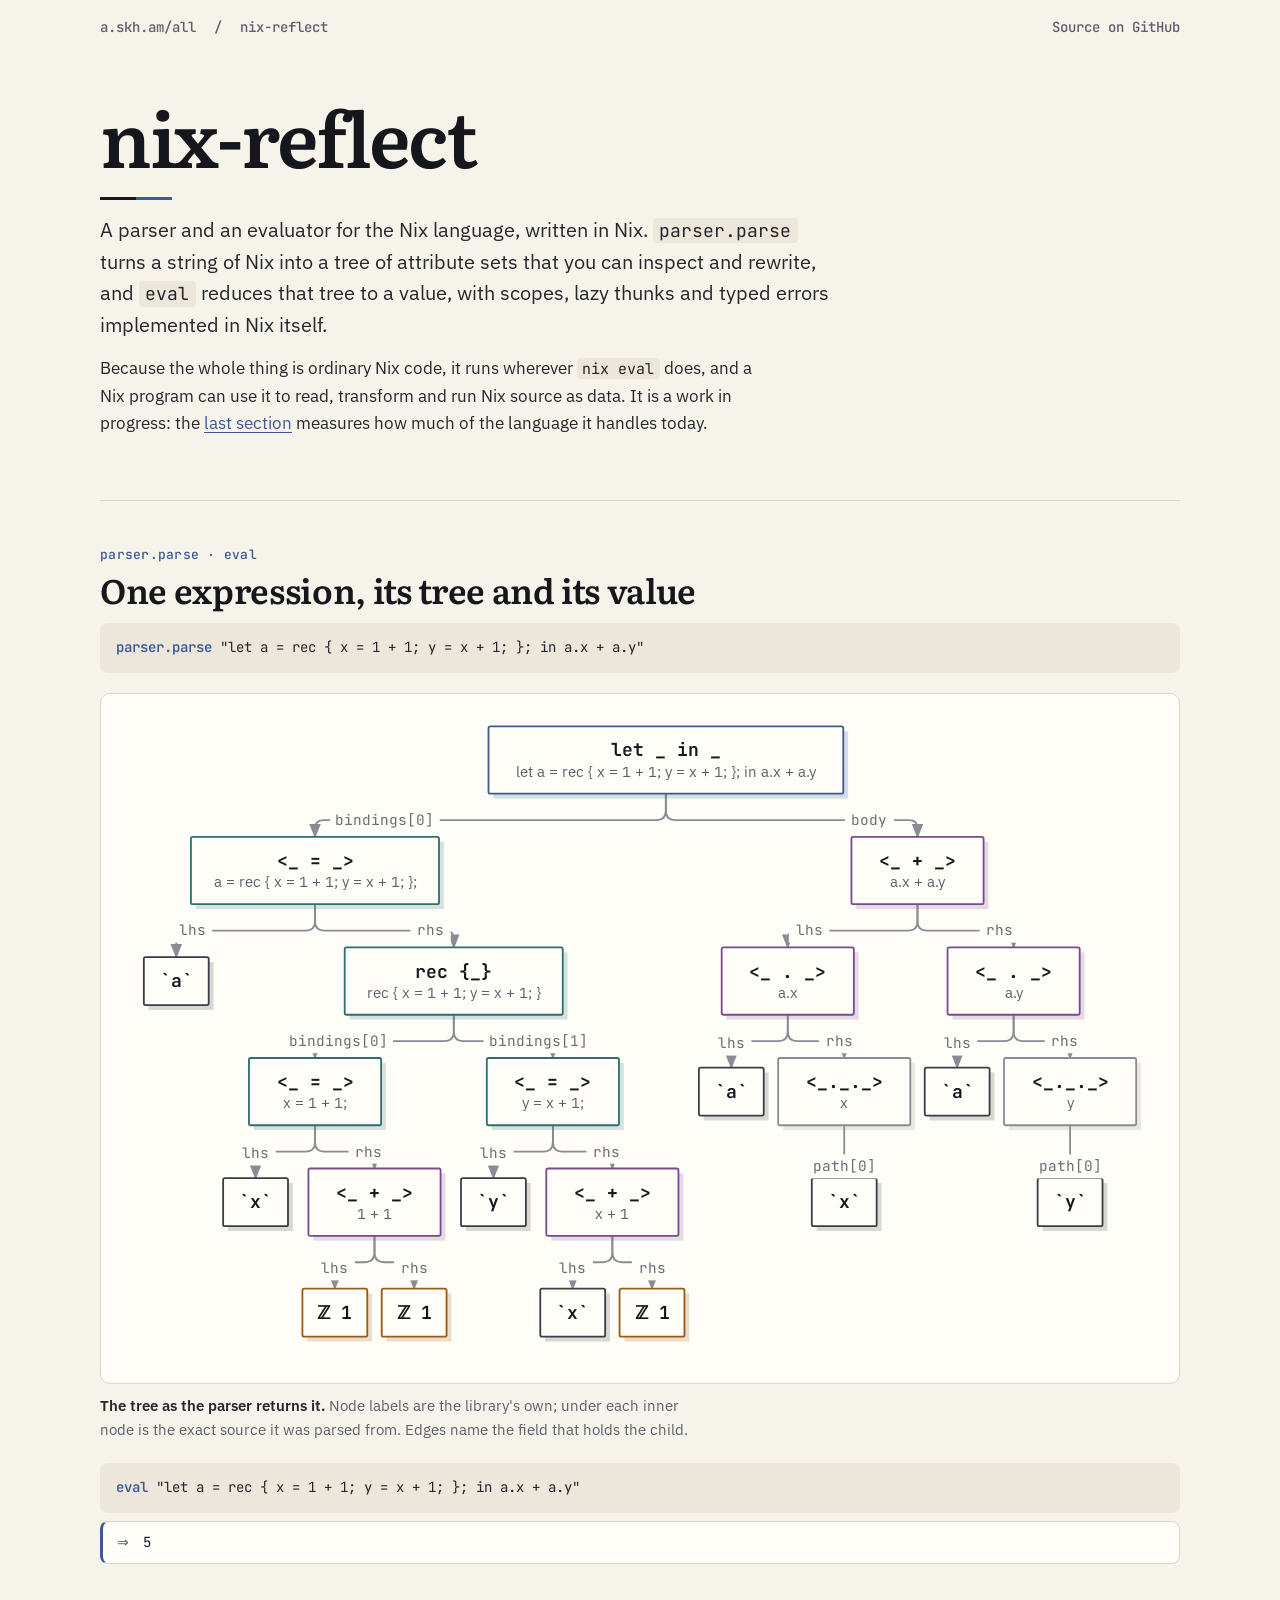
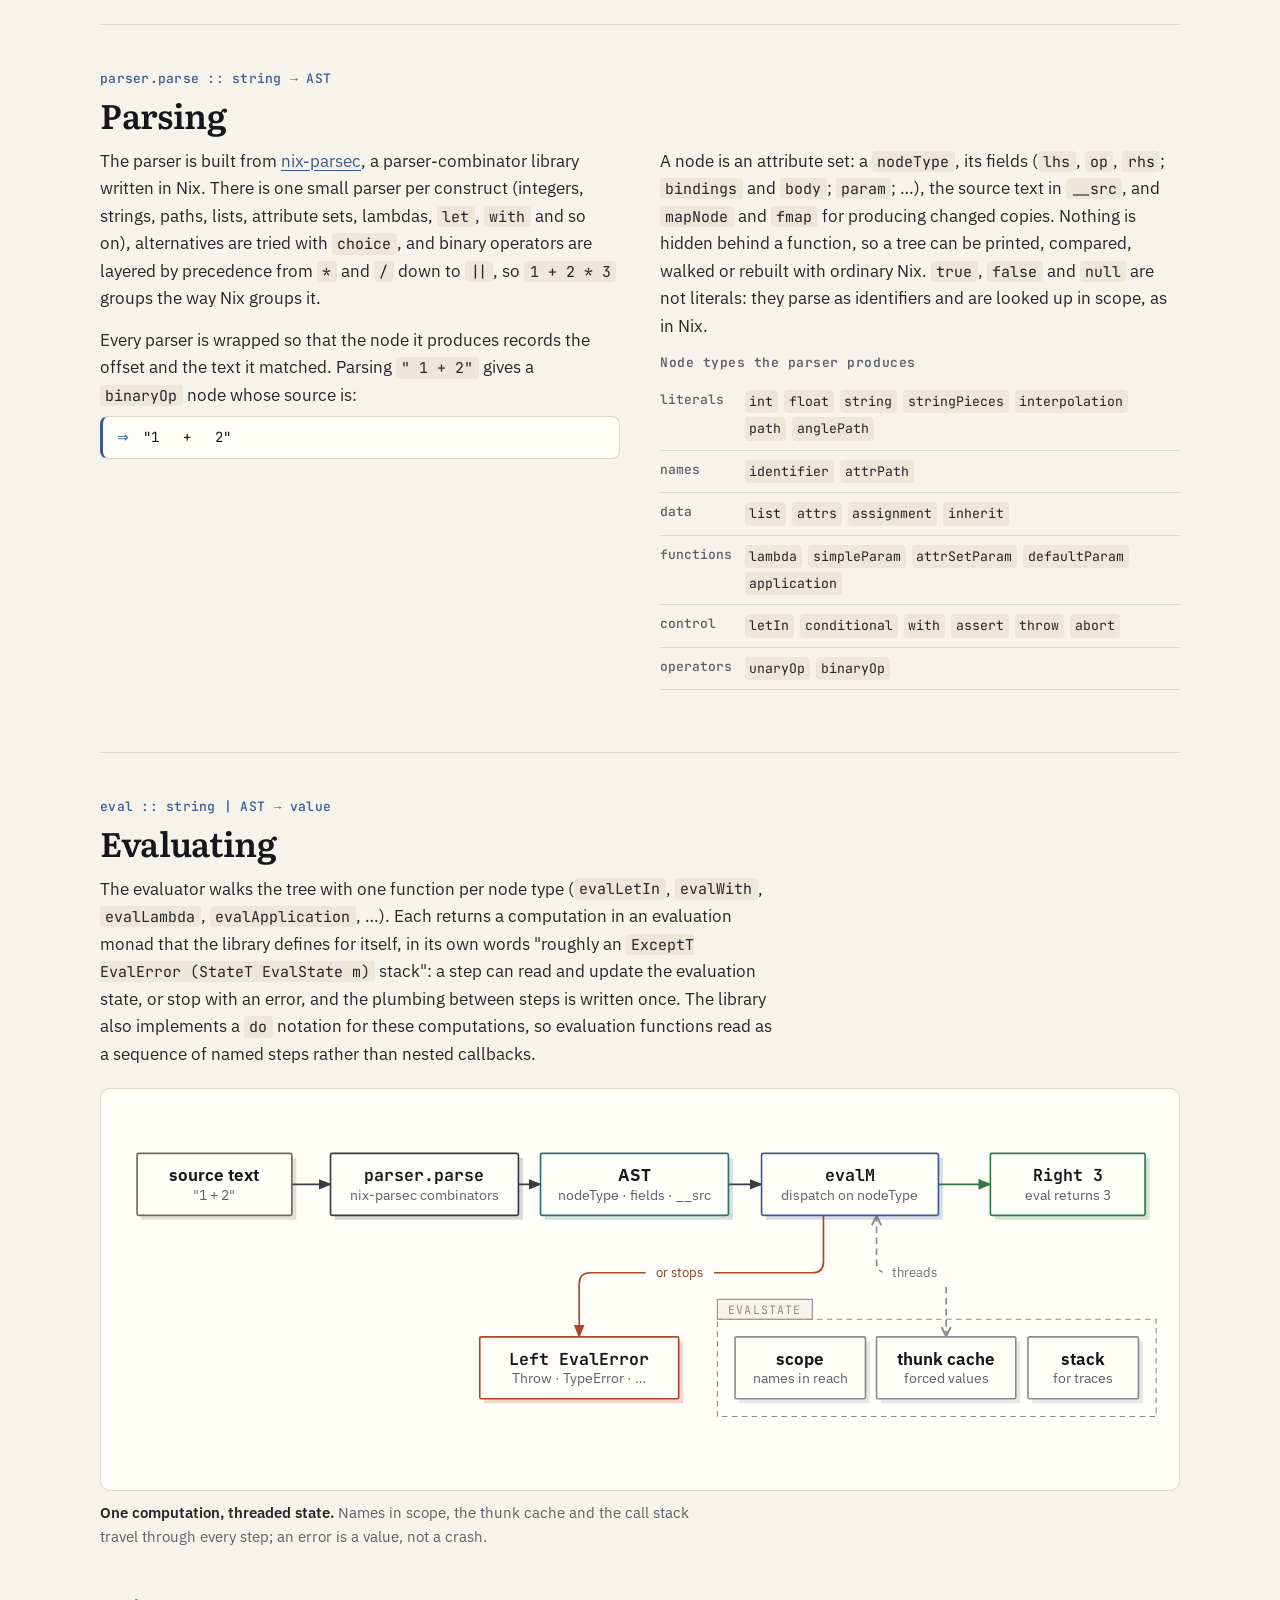
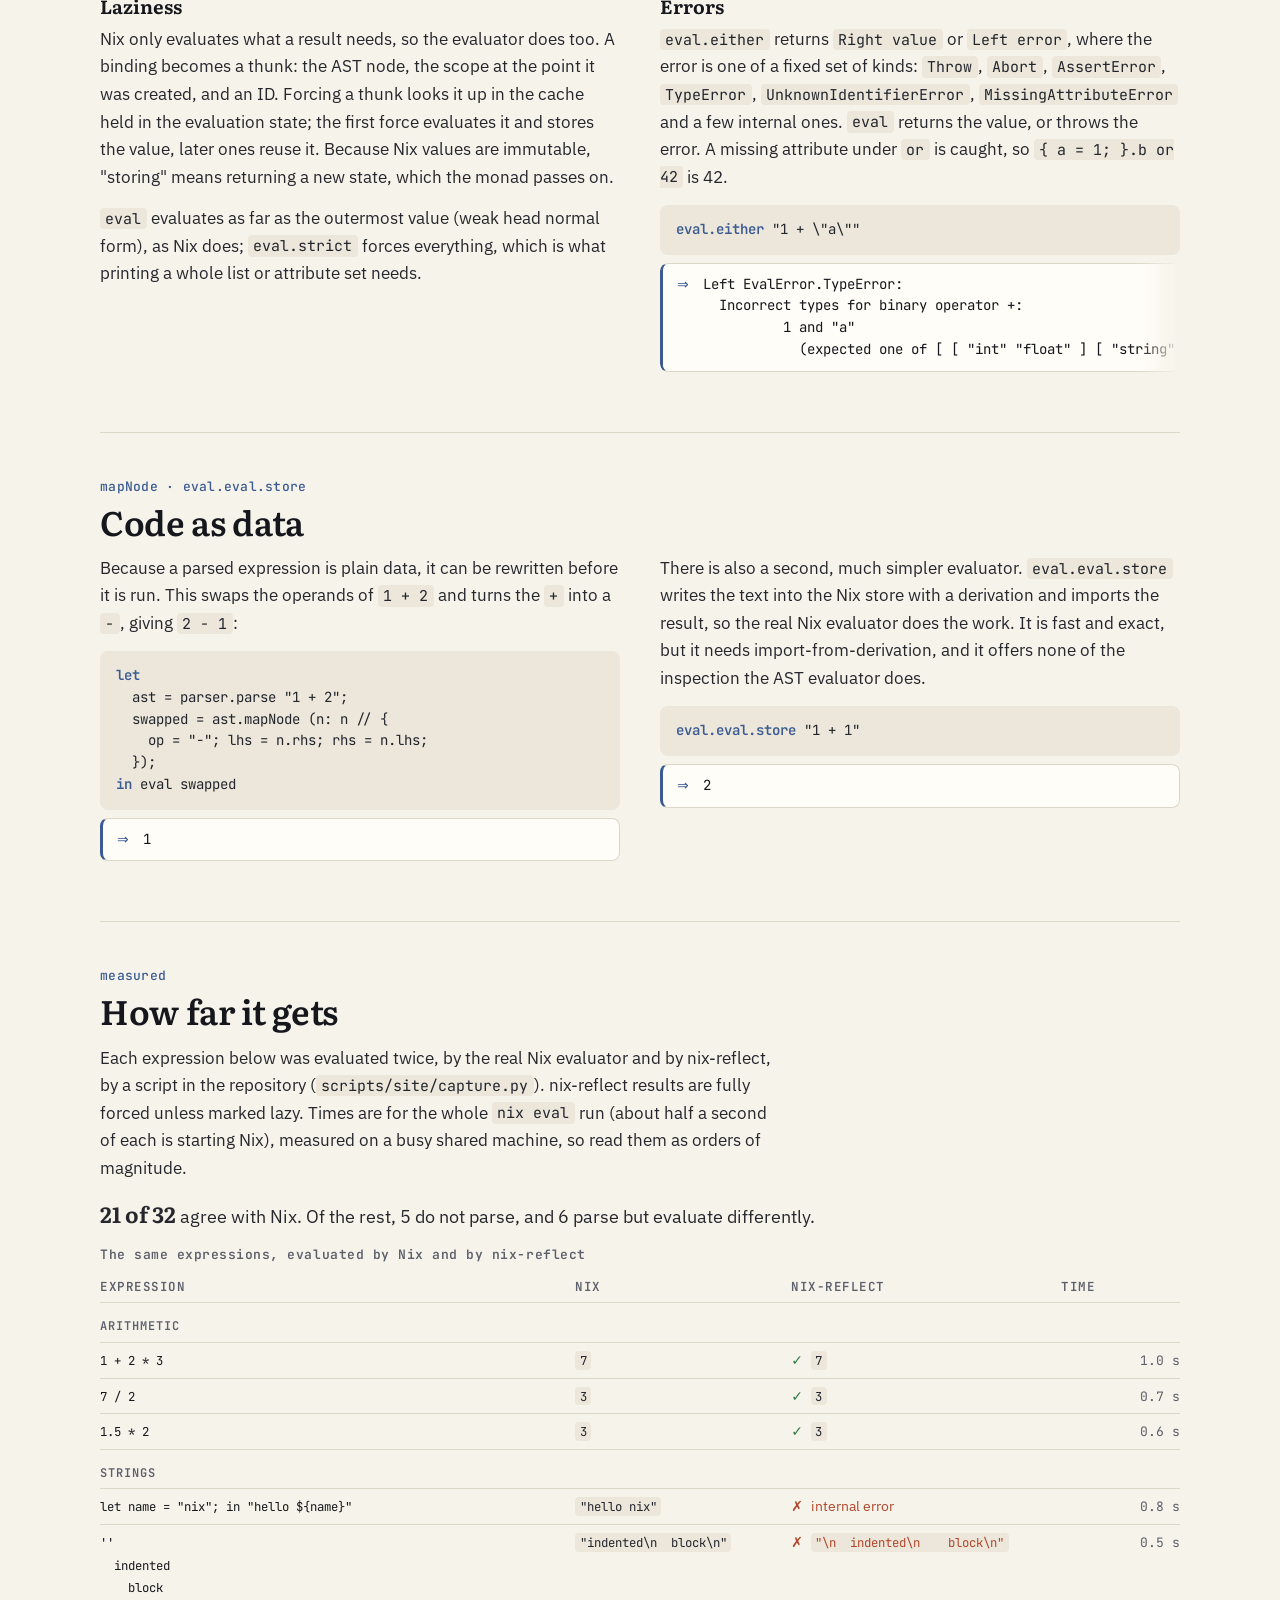
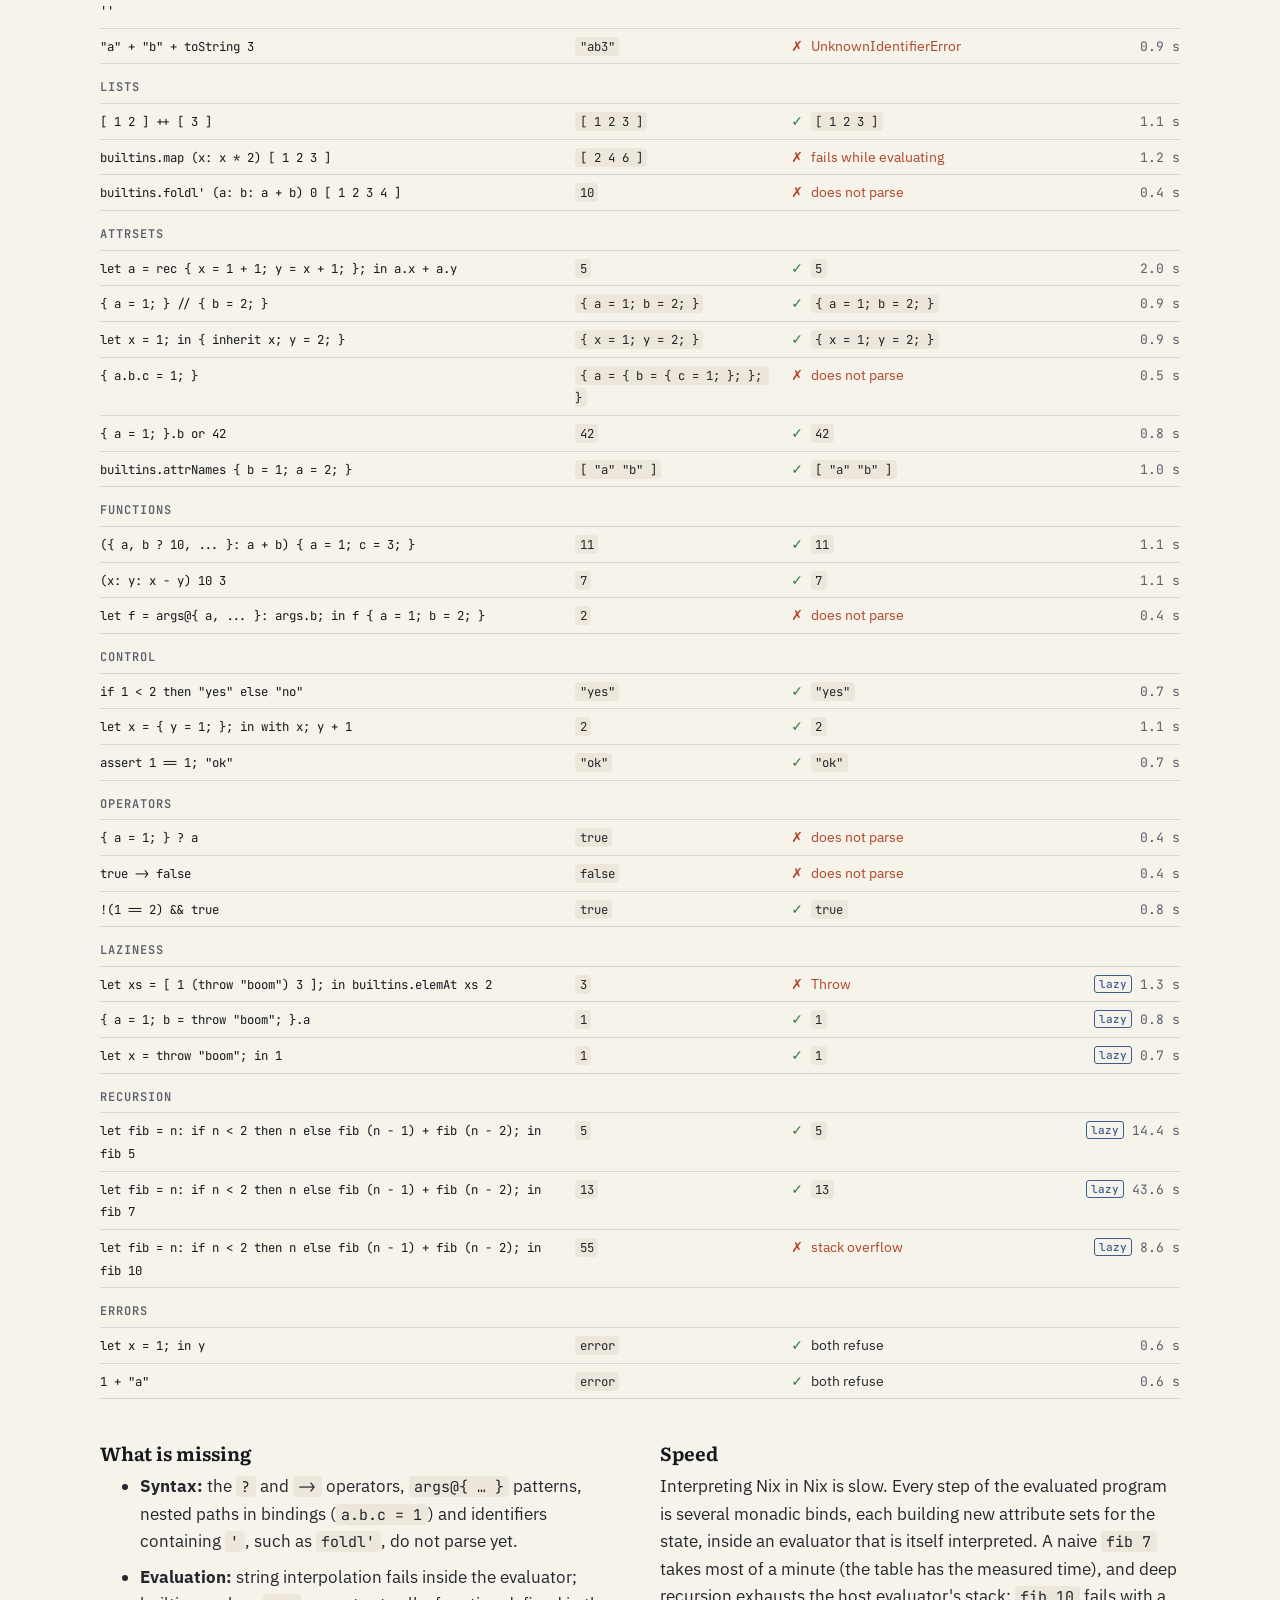
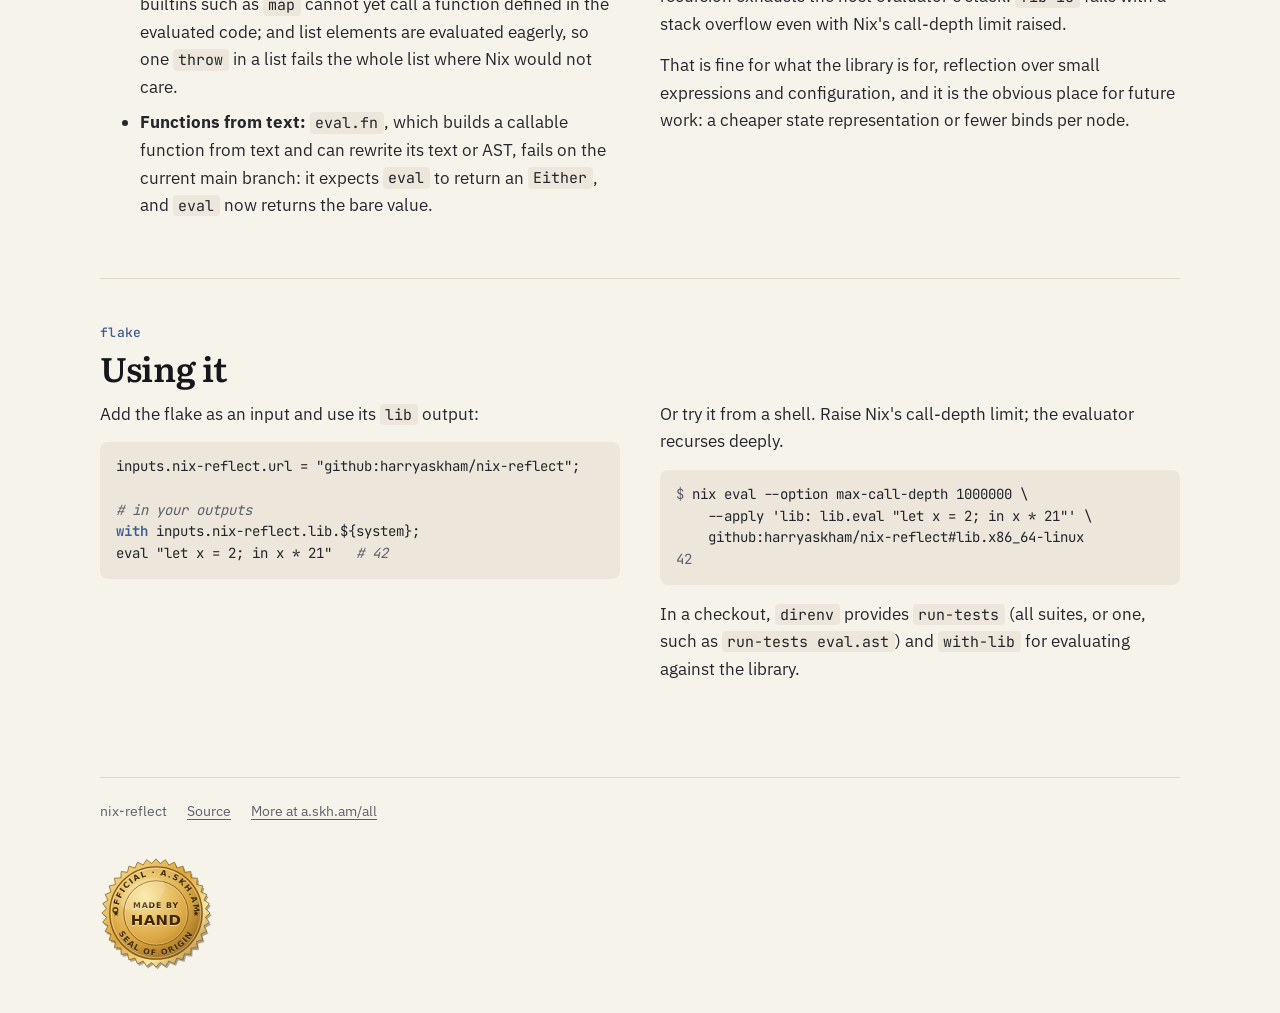
<file: index.html>
<!doctype html>
<html lang="en">
<head>
<meta charset="utf-8">
<meta name="a.skh.am:made" content="hand">
<meta name="viewport" content="width=device-width,initial-scale=1">
<title>nix-reflect · a Nix parser and evaluator written in Nix</title>
<meta name="description" content="nix-reflect is a Nix library that parses Nix source into an inspectable tree and evaluates that tree to a value, with scopes, lazy thunks and typed errors implemented in Nix itself. How it works, and how much of the language it handles today, measured against the real evaluator.">
<meta name="theme-color" content="#f6f3ea">
<meta name="color-scheme" content="light">
<meta name="a.skh.am:group" content="libraries">
<link rel="icon" href="assets/icon.svg" type="image/svg+xml">
<link rel="stylesheet" href="assets/fonts/fonts.css">
<link rel="stylesheet" href="assets/base.css">
<link rel="stylesheet" href="assets/style.css">
</head>
<body>
<a class="skip" href="#main">Skip to content</a>
<div class="wrap">
<nav class="topbar" aria-label="Site">
  <a href="https://a.skh.am/all/">a.skh.am/all</a><span aria-hidden="true">/</span><span>nix-reflect</span>
  <a class="src" href="https://github.com/harryaskham/nix-reflect">Source on GitHub</a>
</nav>

<main id="main">
<header class="intro">
  <h1>nix-reflect</h1>
  <p class="lede">A parser and an evaluator for the Nix language, written in Nix. <code>parser.parse</code> turns a string of Nix into a tree of attribute sets that you can inspect and rewrite, and <code>eval</code> reduces that tree to a value, with scopes, lazy thunks and typed errors implemented in Nix itself.</p>
  <p>Because the whole thing is ordinary Nix code, it runs wherever <code>nix eval</code> does, and a Nix program can use it to read, transform and run Nix source as data. It is a work in progress: the <a href="#status">last section</a> measures how much of the language it handles today.</p>
</header>

<section class="part" aria-labelledby="h-example">
  <p class="api">parser.parse · eval</p>
  <h2 id="h-example">One expression, its tree and its value</h2>
  <pre tabindex="0"><code><span class="k">parser.parse</span> "let a = rec { x = 1 + 1; y = x + 1; }; in a.x + a.y"</code></pre>
  <figure>
    <div class="fig" tabindex="0">
      <!-- fig:tree -->
<svg class="dg" xmlns="http://www.w3.org/2000/svg" viewBox="0 0 874 544" width="874" height="544" role="img" aria-labelledby="tree-t tree-d">
<title id="tree-t">The parse tree of one expression</title>
<desc id="tree-d">The tree that parser.parse returns for: let a = rec { x = 1 + 1; y = x + 1; }; in a.x + a.y. The root is a let-in node whose binding assigns a recursive attribute set to a, with x bound to 1 + 1 and y to x + 1; its body adds a.x and a.y, each an attribute selection. Every node is labelled the way the library prints it and, where it has children, carries the exact slice of source text it was parsed from. Edges are labelled with the field that holds the child, such as lhs, rhs, body or bindings[0].</desc>
<defs><marker id="tree-tip-muted" class="k-muted" viewBox="0 0 10 10" refX="9" refY="5" markerWidth="8" markerHeight="8" orient="auto-start-reverse"><path class="tip" d="M0 1L10 5L0 9z"/></marker></defs>
<g class="k-muted"><path class="edge" d="M458.5 68.0 L458.5 82.0 Q458.5 90.0 450.5 90.0 L173.5 90.0 Q166.5 90.0 166.5 97.0 L166.5 104.0" stroke-width="1.5" marker-end="url(#tree-tip-muted)"/></g>
<g class="k-muted"><path class="edge" d="M166.5 160.0 L166.5 174.0 Q166.5 182.0 158.5 182.0 L59.0 182.0 Q51.0 182.0 51.0 190.0 L51.0 204.0" stroke-width="1.5" marker-end="url(#tree-tip-muted)"/></g>
<g class="k-muted"><path class="edge" d="M166.5 160.0 L166.5 174.0 Q166.5 182.0 174.5 182.0 L275.0 182.0 Q282.0 182.0 282.0 189.0 L282.0 196.0" stroke-width="1.5" marker-end="url(#tree-tip-muted)"/></g>
<g class="k-muted"><path class="edge" d="M282.0 252.0 L282.0 266.0 Q282.0 274.0 274.0 274.0 L173.5 274.0 Q166.5 274.0 166.5 281.0 L166.5 288.0" stroke-width="1.5" marker-end="url(#tree-tip-muted)"/></g>
<g class="k-muted"><path class="edge" d="M166.5 344.0 L166.5 358.0 Q166.5 366.0 158.5 366.0 L125.0 366.0 Q117.0 366.0 117.0 374.0 L117.0 388.0" stroke-width="1.5" marker-end="url(#tree-tip-muted)"/></g>
<g class="k-muted"><path class="edge" d="M166.5 344.0 L166.5 358.0 Q166.5 366.0 174.5 366.0 L209.0 366.0 Q216.0 366.0 216.0 373.0 L216.0 380.0" stroke-width="1.5" marker-end="url(#tree-tip-muted)"/></g>
<g class="k-muted"><path class="edge" d="M216.0 436.0 L216.0 450.0 Q216.0 458.0 208.0 458.0 L191.0 458.0 Q183.0 458.0 183.0 466.0 L183.0 480.0" stroke-width="1.5" marker-end="url(#tree-tip-muted)"/></g>
<g class="k-muted"><path class="edge" d="M216.0 436.0 L216.0 450.0 Q216.0 458.0 224.0 458.0 L241.0 458.0 Q249.0 458.0 249.0 466.0 L249.0 480.0" stroke-width="1.5" marker-end="url(#tree-tip-muted)"/></g>
<g class="k-muted"><path class="edge" d="M282.0 252.0 L282.0 266.0 Q282.0 274.0 290.0 274.0 L357.5 274.0 Q364.5 274.0 364.5 281.0 L364.5 288.0" stroke-width="1.5" marker-end="url(#tree-tip-muted)"/></g>
<g class="k-muted"><path class="edge" d="M364.5 344.0 L364.5 358.0 Q364.5 366.0 356.5 366.0 L323.0 366.0 Q315.0 366.0 315.0 374.0 L315.0 388.0" stroke-width="1.5" marker-end="url(#tree-tip-muted)"/></g>
<g class="k-muted"><path class="edge" d="M364.5 344.0 L364.5 358.0 Q364.5 366.0 372.5 366.0 L407.0 366.0 Q414.0 366.0 414.0 373.0 L414.0 380.0" stroke-width="1.5" marker-end="url(#tree-tip-muted)"/></g>
<g class="k-muted"><path class="edge" d="M414.0 436.0 L414.0 450.0 Q414.0 458.0 406.0 458.0 L389.0 458.0 Q381.0 458.0 381.0 466.0 L381.0 480.0" stroke-width="1.5" marker-end="url(#tree-tip-muted)"/></g>
<g class="k-muted"><path class="edge" d="M414.0 436.0 L414.0 450.0 Q414.0 458.0 422.0 458.0 L439.0 458.0 Q447.0 458.0 447.0 466.0 L447.0 480.0" stroke-width="1.5" marker-end="url(#tree-tip-muted)"/></g>
<g class="k-muted"><path class="edge" d="M458.5 68.0 L458.5 82.0 Q458.5 90.0 466.5 90.0 L661.0 90.0 Q668.0 90.0 668.0 97.0 L668.0 104.0" stroke-width="1.5" marker-end="url(#tree-tip-muted)"/></g>
<g class="k-muted"><path class="edge" d="M668.0 160.0 L668.0 174.0 Q668.0 182.0 660.0 182.0 L567.0 182.0 Q560.0 182.0 560.0 189.0 L560.0 196.0" stroke-width="1.5" marker-end="url(#tree-tip-muted)"/></g>
<g class="k-muted"><path class="edge" d="M560.0 252.0 L560.0 266.0 Q560.0 274.0 552.0 274.0 L521.0 274.0 Q513.0 274.0 513.0 282.0 L513.0 296.0" stroke-width="1.5" marker-end="url(#tree-tip-muted)"/></g>
<g class="k-muted"><path class="edge" d="M560.0 252.0 L560.0 266.0 Q560.0 274.0 568.0 274.0 L600.0 274.0 Q607.0 274.0 607.0 281.0 L607.0 288.0" stroke-width="1.5" marker-end="url(#tree-tip-muted)"/></g>
<g class="k-muted"><path class="edge" d="M607.0 344.0 L607.0 388.0" stroke-width="1.5" marker-end="url(#tree-tip-muted)"/></g>
<g class="k-muted"><path class="edge" d="M668.0 160.0 L668.0 174.0 Q668.0 182.0 676.0 182.0 L741.0 182.0 Q748.0 182.0 748.0 189.0 L748.0 196.0" stroke-width="1.5" marker-end="url(#tree-tip-muted)"/></g>
<g class="k-muted"><path class="edge" d="M748.0 252.0 L748.0 266.0 Q748.0 274.0 740.0 274.0 L709.0 274.0 Q701.0 274.0 701.0 282.0 L701.0 296.0" stroke-width="1.5" marker-end="url(#tree-tip-muted)"/></g>
<g class="k-muted"><path class="edge" d="M748.0 252.0 L748.0 266.0 Q748.0 274.0 756.0 274.0 L788.0 274.0 Q795.0 274.0 795.0 281.0 L795.0 288.0" stroke-width="1.5" marker-end="url(#tree-tip-muted)"/></g>
<g class="k-muted"><path class="edge" d="M795.0 344.0 L795.0 388.0" stroke-width="1.5" marker-end="url(#tree-tip-muted)"/></g>
<g class="k-accent"><rect class="shadow" x="314.9" y="16.0" width="295.3" height="56.0"/><rect class="node" x="310.9" y="12.0" width="295.3" height="56.0" rx="1.5"/><text x="458.5" y="37.0" font-size="15" text-anchor="middle" class="lbl m">let _ in _</text><text x="458.5" y="54.0" font-size="12.5" text-anchor="middle" class="sub">let a = rec { x = 1 + 1; y = x + 1; }; in a.x + a.y</text></g>
<g class="k-b"><rect class="shadow" x="67.2" y="108.0" width="206.5" height="56.0"/><rect class="node" x="63.2" y="104.0" width="206.5" height="56.0" rx="1.5"/><text x="166.5" y="129.0" font-size="15" text-anchor="middle" class="lbl m">&lt;_ = _&gt;</text><text x="166.5" y="146.0" font-size="12.5" text-anchor="middle" class="sub">a = rec { x = 1 + 1; y = x + 1; };</text></g>
<g class="k-ink"><rect class="shadow" x="28.0" y="208.0" width="54.0" height="40.0"/><rect class="node" x="24.0" y="204.0" width="54.0" height="40.0" rx="1.5"/><text x="51.0" y="229.0" font-size="15" text-anchor="middle" class="lbl m">`a`</text></g>
<g class="k-b"><rect class="shadow" x="195.2" y="200.0" width="181.5" height="56.0"/><rect class="node" x="191.2" y="196.0" width="181.5" height="56.0" rx="1.5"/><text x="282.0" y="221.0" font-size="15" text-anchor="middle" class="lbl m">rec {_}</text><text x="282.0" y="238.0" font-size="12.5" text-anchor="middle" class="sub">rec { x = 1 + 1; y = x + 1; }</text></g>
<g class="k-b"><rect class="shadow" x="115.5" y="292.0" width="110.0" height="56.0"/><rect class="node" x="111.5" y="288.0" width="110.0" height="56.0" rx="1.5"/><text x="166.5" y="313.0" font-size="15" text-anchor="middle" class="lbl m">&lt;_ = _&gt;</text><text x="166.5" y="330.0" font-size="12.5" text-anchor="middle" class="sub">x = 1 + 1;</text></g>
<g class="k-ink"><rect class="shadow" x="94.0" y="392.0" width="54.0" height="40.0"/><rect class="node" x="90.0" y="388.0" width="54.0" height="40.0" rx="1.5"/><text x="117.0" y="413.0" font-size="15" text-anchor="middle" class="lbl m">`x`</text></g>
<g class="k-c"><rect class="shadow" x="165.0" y="384.0" width="110.0" height="56.0"/><rect class="node" x="161.0" y="380.0" width="110.0" height="56.0" rx="1.5"/><text x="216.0" y="405.0" font-size="15" text-anchor="middle" class="lbl m">&lt;_ + _&gt;</text><text x="216.0" y="422.0" font-size="12.5" text-anchor="middle" class="sub">1 + 1</text></g>
<g class="k-a"><rect class="shadow" x="160.0" y="484.0" width="54.0" height="40.0"/><rect class="node" x="156.0" y="480.0" width="54.0" height="40.0" rx="1.5"/><text x="183.0" y="505.0" font-size="15" text-anchor="middle" class="lbl m">ℤ 1</text></g>
<g class="k-a"><rect class="shadow" x="226.0" y="484.0" width="54.0" height="40.0"/><rect class="node" x="222.0" y="480.0" width="54.0" height="40.0" rx="1.5"/><text x="249.0" y="505.0" font-size="15" text-anchor="middle" class="lbl m">ℤ 1</text></g>
<g class="k-b"><rect class="shadow" x="313.5" y="292.0" width="110.0" height="56.0"/><rect class="node" x="309.5" y="288.0" width="110.0" height="56.0" rx="1.5"/><text x="364.5" y="313.0" font-size="15" text-anchor="middle" class="lbl m">&lt;_ = _&gt;</text><text x="364.5" y="330.0" font-size="12.5" text-anchor="middle" class="sub">y = x + 1;</text></g>
<g class="k-ink"><rect class="shadow" x="292.0" y="392.0" width="54.0" height="40.0"/><rect class="node" x="288.0" y="388.0" width="54.0" height="40.0" rx="1.5"/><text x="315.0" y="413.0" font-size="15" text-anchor="middle" class="lbl m">`y`</text></g>
<g class="k-c"><rect class="shadow" x="363.0" y="384.0" width="110.0" height="56.0"/><rect class="node" x="359.0" y="380.0" width="110.0" height="56.0" rx="1.5"/><text x="414.0" y="405.0" font-size="15" text-anchor="middle" class="lbl m">&lt;_ + _&gt;</text><text x="414.0" y="422.0" font-size="12.5" text-anchor="middle" class="sub">x + 1</text></g>
<g class="k-ink"><rect class="shadow" x="358.0" y="484.0" width="54.0" height="40.0"/><rect class="node" x="354.0" y="480.0" width="54.0" height="40.0" rx="1.5"/><text x="381.0" y="505.0" font-size="15" text-anchor="middle" class="lbl m">`x`</text></g>
<g class="k-a"><rect class="shadow" x="424.0" y="484.0" width="54.0" height="40.0"/><rect class="node" x="420.0" y="480.0" width="54.0" height="40.0" rx="1.5"/><text x="447.0" y="505.0" font-size="15" text-anchor="middle" class="lbl m">ℤ 1</text></g>
<g class="k-c"><rect class="shadow" x="617.0" y="108.0" width="110.0" height="56.0"/><rect class="node" x="613.0" y="104.0" width="110.0" height="56.0" rx="1.5"/><text x="668.0" y="129.0" font-size="15" text-anchor="middle" class="lbl m">&lt;_ + _&gt;</text><text x="668.0" y="146.0" font-size="12.5" text-anchor="middle" class="sub">a.x + a.y</text></g>
<g class="k-c"><rect class="shadow" x="509.0" y="200.0" width="110.0" height="56.0"/><rect class="node" x="505.0" y="196.0" width="110.0" height="56.0" rx="1.5"/><text x="560.0" y="221.0" font-size="15" text-anchor="middle" class="lbl m">&lt;_ . _&gt;</text><text x="560.0" y="238.0" font-size="12.5" text-anchor="middle" class="sub">a.x</text></g>
<g class="k-ink"><rect class="shadow" x="490.0" y="300.0" width="54.0" height="40.0"/><rect class="node" x="486.0" y="296.0" width="54.0" height="40.0" rx="1.5"/><text x="513.0" y="321.0" font-size="15" text-anchor="middle" class="lbl m">`a`</text></g>
<g class="k-muted"><rect class="shadow" x="556.0" y="292.0" width="110.0" height="56.0"/><rect class="node" x="552.0" y="288.0" width="110.0" height="56.0" rx="1.5"/><text x="607.0" y="313.0" font-size="15" text-anchor="middle" class="lbl m">&lt;_._._&gt;</text><text x="607.0" y="330.0" font-size="12.5" text-anchor="middle" class="sub">x</text></g>
<g class="k-ink"><rect class="shadow" x="584.0" y="392.0" width="54.0" height="40.0"/><rect class="node" x="580.0" y="388.0" width="54.0" height="40.0" rx="1.5"/><text x="607.0" y="413.0" font-size="15" text-anchor="middle" class="lbl m">`x`</text></g>
<g class="k-c"><rect class="shadow" x="697.0" y="200.0" width="110.0" height="56.0"/><rect class="node" x="693.0" y="196.0" width="110.0" height="56.0" rx="1.5"/><text x="748.0" y="221.0" font-size="15" text-anchor="middle" class="lbl m">&lt;_ . _&gt;</text><text x="748.0" y="238.0" font-size="12.5" text-anchor="middle" class="sub">a.y</text></g>
<g class="k-ink"><rect class="shadow" x="678.0" y="300.0" width="54.0" height="40.0"/><rect class="node" x="674.0" y="296.0" width="54.0" height="40.0" rx="1.5"/><text x="701.0" y="321.0" font-size="15" text-anchor="middle" class="lbl m">`a`</text></g>
<g class="k-muted"><rect class="shadow" x="744.0" y="292.0" width="110.0" height="56.0"/><rect class="node" x="740.0" y="288.0" width="110.0" height="56.0" rx="1.5"/><text x="795.0" y="313.0" font-size="15" text-anchor="middle" class="lbl m">&lt;_._._&gt;</text><text x="795.0" y="330.0" font-size="12.5" text-anchor="middle" class="sub">y</text></g>
<g class="k-ink"><rect class="shadow" x="772.0" y="392.0" width="54.0" height="40.0"/><rect class="node" x="768.0" y="388.0" width="54.0" height="40.0" rx="1.5"/><text x="795.0" y="413.0" font-size="15" text-anchor="middle" class="lbl m">`y`</text></g>
<g class="k-muted"><rect class="lab-bg" x="179.1" y="80.0" width="91.2" height="20.0"/><text x="224.7" y="94.0" font-size="12" text-anchor="middle" class="elabel m">bindings[0]</text></g>
<g class="k-muted"><rect class="lab-bg" x="47.3" y="172.0" width="33.6" height="20.0"/><text x="64.1" y="186.0" font-size="12" text-anchor="middle" class="elabel m">lhs</text></g>
<g class="k-muted"><rect class="lab-bg" x="245.9" y="172.0" width="33.6" height="20.0"/><text x="262.7" y="186.0" font-size="12" text-anchor="middle" class="elabel m">rhs</text></g>
<g class="k-muted"><rect class="lab-bg" x="140.2" y="264.0" width="91.2" height="20.0"/><text x="185.8" y="278.0" font-size="12" text-anchor="middle" class="elabel m">bindings[0]</text></g>
<g class="k-muted"><rect class="lab-bg" x="100.2" y="357.4" width="33.6" height="20.0"/><text x="117.0" y="371.4" font-size="12" text-anchor="middle" class="elabel m">lhs</text></g>
<g class="k-muted"><rect class="lab-bg" x="194.4" y="356.0" width="33.6" height="20.0"/><text x="211.2" y="370.0" font-size="12" text-anchor="middle" class="elabel m">rhs</text></g>
<g class="k-muted"><rect class="lab-bg" x="166.2" y="453.1" width="33.6" height="20.0"/><text x="183.0" y="467.1" font-size="12" text-anchor="middle" class="elabel m">lhs</text></g>
<g class="k-muted"><rect class="lab-bg" x="232.2" y="453.1" width="33.6" height="20.0"/><text x="249.0" y="467.1" font-size="12" text-anchor="middle" class="elabel m">rhs</text></g>
<g class="k-muted"><rect class="lab-bg" x="306.8" y="264.0" width="91.2" height="20.0"/><text x="352.4" y="278.0" font-size="12" text-anchor="middle" class="elabel m">bindings[1]</text></g>
<g class="k-muted"><rect class="lab-bg" x="298.2" y="357.4" width="33.6" height="20.0"/><text x="315.0" y="371.4" font-size="12" text-anchor="middle" class="elabel m">lhs</text></g>
<g class="k-muted"><rect class="lab-bg" x="392.4" y="356.0" width="33.6" height="20.0"/><text x="409.2" y="370.0" font-size="12" text-anchor="middle" class="elabel m">rhs</text></g>
<g class="k-muted"><rect class="lab-bg" x="364.2" y="453.1" width="33.6" height="20.0"/><text x="381.0" y="467.1" font-size="12" text-anchor="middle" class="elabel m">lhs</text></g>
<g class="k-muted"><rect class="lab-bg" x="430.2" y="453.1" width="33.6" height="20.0"/><text x="447.0" y="467.1" font-size="12" text-anchor="middle" class="elabel m">rhs</text></g>
<g class="k-muted"><rect class="lab-bg" x="607.6" y="80.0" width="40.8" height="20.0"/><text x="628.0" y="94.0" font-size="12" text-anchor="middle" class="elabel m">body</text></g>
<g class="k-muted"><rect class="lab-bg" x="560.9" y="172.0" width="33.6" height="20.0"/><text x="577.7" y="186.0" font-size="12" text-anchor="middle" class="elabel m">lhs</text></g>
<g class="k-muted"><rect class="lab-bg" x="496.2" y="266.0" width="33.6" height="20.0"/><text x="513.0" y="280.0" font-size="12" text-anchor="middle" class="elabel m">lhs</text></g>
<g class="k-muted"><rect class="lab-bg" x="585.9" y="264.0" width="33.6" height="20.0"/><text x="602.7" y="278.0" font-size="12" text-anchor="middle" class="elabel m">rhs</text></g>
<g class="k-muted"><rect class="lab-bg" x="575.8" y="368.3" width="62.4" height="20.0"/><text x="607.0" y="382.3" font-size="12" text-anchor="middle" class="elabel m">path[0]</text></g>
<g class="k-muted"><rect class="lab-bg" x="719.7" y="172.0" width="33.6" height="20.0"/><text x="736.5" y="186.0" font-size="12" text-anchor="middle" class="elabel m">rhs</text></g>
<g class="k-muted"><rect class="lab-bg" x="684.2" y="266.0" width="33.6" height="20.0"/><text x="701.0" y="280.0" font-size="12" text-anchor="middle" class="elabel m">lhs</text></g>
<g class="k-muted"><rect class="lab-bg" x="773.9" y="264.0" width="33.6" height="20.0"/><text x="790.7" y="278.0" font-size="12" text-anchor="middle" class="elabel m">rhs</text></g>
<g class="k-muted"><rect class="lab-bg" x="763.8" y="368.3" width="62.4" height="20.0"/><text x="795.0" y="382.3" font-size="12" text-anchor="middle" class="elabel m">path[0]</text></g>
</svg>
<!-- /fig -->
    </div>
    <figcaption><b>The tree as the parser returns it.</b> Node labels are the library's own; under each inner node is the exact source it was parsed from. Edges name the field that holds the child.</figcaption>
  </figure>
  <pre tabindex="0"><code><span class="k">eval</span> "let a = rec { x = 1 + 1; y = x + 1; }; in a.x + a.y"</code></pre>
  <!-- gen:out-value -->
<pre class="result" tabindex="0" aria-label="Result"><code>5</code></pre>
<!-- /gen -->
</section>

<section class="part" aria-labelledby="h-parse">
  <p class="api">parser.parse :: string → AST</p>
  <h2 id="h-parse">Parsing</h2>
  <div class="cols">
    <div>
      <p>The parser is built from <a href="https://github.com/nprindle/nix-parsec">nix-parsec</a>, a parser-combinator library written in Nix. There is one small parser per construct (integers, strings, paths, lists, attribute sets, lambdas, <code>let</code>, <code>with</code> and so on), alternatives are tried with <code>choice</code>, and binary operators are layered by precedence from <code>*</code> and <code>/</code> down to <code>||</code>, so <code>1 + 2 * 3</code> groups the way Nix groups it.</p>
      <p>Every parser is wrapped so that the node it produces records the offset and the text it matched. Parsing <code class="nw">"  1   +   2"</code> gives a <code>binaryOp</code> node whose source is:</p>
      <!-- gen:out-src -->
<pre class="result" tabindex="0" aria-label="Result"><code>&quot;1   +   2&quot;</code></pre>
<!-- /gen -->
    </div>
    <div>
      <p>A node is an attribute set: a <code>nodeType</code>, its fields (<code>lhs</code>, <code>op</code>, <code>rhs</code>; <code>bindings</code> and <code>body</code>; <code>param</code>; …), the source text in <code>__src</code>, and <code>mapNode</code> and <code>fmap</code> for producing changed copies. Nothing is hidden behind a function, so a tree can be printed, compared, walked or rebuilt with ordinary Nix. <code>true</code>, <code>false</code> and <code>null</code> are not literals: they parse as identifiers and are looked up in scope, as in Nix.</p>
      <div class="table-wrap">
      <table class="types">
        <caption>Node types the parser produces</caption>
        <tbody>
          <tr><th scope="row">literals</th><td><code>int</code> <code>float</code> <code>string</code> <code>stringPieces</code> <code>interpolation</code> <code>path</code> <code>anglePath</code></td></tr>
          <tr><th scope="row">names</th><td><code>identifier</code> <code>attrPath</code></td></tr>
          <tr><th scope="row">data</th><td><code>list</code> <code>attrs</code> <code>assignment</code> <code>inherit</code></td></tr>
          <tr><th scope="row">functions</th><td><code>lambda</code> <code>simpleParam</code> <code>attrSetParam</code> <code>defaultParam</code> <code>application</code></td></tr>
          <tr><th scope="row">control</th><td><code>letIn</code> <code>conditional</code> <code>with</code> <code>assert</code> <code>throw</code> <code>abort</code></td></tr>
          <tr><th scope="row">operators</th><td><code>unaryOp</code> <code>binaryOp</code></td></tr>
        </tbody>
      </table>
      </div>
    </div>
  </div>
</section>

<section class="part" aria-labelledby="h-eval">
  <p class="api">eval :: string | AST → value</p>
  <h2 id="h-eval">Evaluating</h2>
  <p>The evaluator walks the tree with one function per node type (<code>evalLetIn</code>, <code>evalWith</code>, <code>evalLambda</code>, <code>evalApplication</code>, …). Each returns a computation in an evaluation monad that the library defines for itself, in its own words "roughly an <code>ExceptT EvalError (StateT EvalState m)</code> stack": a step can read and update the evaluation state, or stop with an error, and the plumbing between steps is written once. The library also implements a <code>do</code> notation for these computations, so evaluation functions read as a sequence of named steps rather than nested callbacks.</p>
  <figure>
    <div class="fig" tabindex="0">
      <!-- fig:evaluator -->
<svg class="dg" xmlns="http://www.w3.org/2000/svg" viewBox="0 0 950 330" width="950" height="330" role="img" aria-labelledby="evaluator-t evaluator-d">
<title id="evaluator-t">From text to a value</title>
<desc id="evaluator-d">How eval works. Source text is parsed by parser combinators into an AST of attribute sets. evalM walks the AST, dispatching on each node&#x27;s type, inside an evaluation monad: a computation that threads an EvalState (the scope of names in reach, a cache of thunks and their forced values, and a stack used for traces) and can stop with a typed EvalError. eval.either returns Right value or Left error; eval returns the value or throws the error.</desc>
<defs><marker id="evaluator-tip-err" class="k-err" viewBox="0 0 10 10" refX="9" refY="5" markerWidth="8" markerHeight="8" orient="auto-start-reverse"><path class="tip" d="M0 1L10 5L0 9z"/></marker><marker id="evaluator-tip-ink" class="k-ink" viewBox="0 0 10 10" refX="9" refY="5" markerWidth="8" markerHeight="8" orient="auto-start-reverse"><path class="tip" d="M0 1L10 5L0 9z"/></marker><marker id="evaluator-tip-muted-o" class="k-muted" viewBox="0 0 10 10" refX="9" refY="5" markerWidth="8" markerHeight="8" orient="auto-start-reverse"><path class="tip open" d="M1.5 1.5L8.5 5L1.5 8.5"/></marker><marker id="evaluator-tip-ok" class="k-ok" viewBox="0 0 10 10" refX="9" refY="5" markerWidth="8" markerHeight="8" orient="auto-start-reverse"><path class="tip" d="M0 1L10 5L0 9z"/></marker></defs>
<g class="k-muted"><rect class="grp dash" x="545.0" y="192.0" width="397.0" height="88.0"/></g>
<g class="k-ink"><path class="edge" d="M160.0 70.0 L195.0 70.0" stroke-width="1.5" marker-end="url(#evaluator-tip-ink)"/></g>
<g class="k-ink"><path class="edge" d="M365.0 70.0 L385.0 70.0" stroke-width="1.5" marker-end="url(#evaluator-tip-ink)"/></g>
<g class="k-ink"><path class="edge" d="M555.0 70.0 L585.0 70.0" stroke-width="1.5" marker-end="url(#evaluator-tip-ink)"/></g>
<g class="k-ok"><path class="edge" d="M745.0 70.0 L792.0 70.0" stroke-width="1.5" marker-end="url(#evaluator-tip-ok)"/></g>
<g class="k-err"><path class="edge" d="M641.0 98.0 L641.0 140.0 Q641.0 150.0 631.0 150.0 L430.0 150.0 Q420.0 150.0 420.0 160.0 L420.0 208.0" stroke-width="1.5" marker-end="url(#evaluator-tip-err)"/></g>
<g class="k-muted"><path class="edge dash" d="M689.0 98.0 L689.0 140.0 Q689.0 150.0 699.0 150.0 L742.0 150.0 Q752.0 150.0 752.0 160.0 L752.0 208.0" stroke-width="1.5" marker-end="url(#evaluator-tip-muted-o)" marker-start="url(#evaluator-tip-muted-o)"/></g>
<g class="k-file"><rect class="shadow" x="24.0" y="46.0" width="140.0" height="56.0"/><rect class="node" x="20.0" y="42.0" width="140.0" height="56.0" rx="1.5"/><text x="90.0" y="67.0" font-size="15" text-anchor="middle" class="lbl">source text</text><text x="90.0" y="84.0" font-size="12.5" text-anchor="middle" class="sub">&quot;1 + 2&quot;</text></g>
<g class="k-ink"><rect class="shadow" x="199.0" y="46.0" width="170.0" height="56.0"/><rect class="node" x="195.0" y="42.0" width="170.0" height="56.0" rx="1.5"/><text x="280.0" y="67.0" font-size="15" text-anchor="middle" class="lbl m">parser.parse</text><text x="280.0" y="84.0" font-size="12.5" text-anchor="middle" class="sub">nix-parsec combinators</text></g>
<g class="k-b"><rect class="shadow" x="389.0" y="46.0" width="170.0" height="56.0"/><rect class="node" x="385.0" y="42.0" width="170.0" height="56.0" rx="1.5"/><text x="470.0" y="67.0" font-size="15" text-anchor="middle" class="lbl">AST</text><text x="470.0" y="84.0" font-size="12.5" text-anchor="middle" class="sub">nodeType · fields · __src</text></g>
<g class="k-accent"><rect class="shadow" x="589.0" y="46.0" width="160.0" height="56.0"/><rect class="node" x="585.0" y="42.0" width="160.0" height="56.0" rx="1.5"/><text x="665.0" y="67.0" font-size="15" text-anchor="middle" class="lbl m">evalM</text><text x="665.0" y="84.0" font-size="12.5" text-anchor="middle" class="sub">dispatch on nodeType</text></g>
<g class="k-ok"><rect class="shadow" x="796.0" y="46.0" width="140.0" height="56.0"/><rect class="node" x="792.0" y="42.0" width="140.0" height="56.0" rx="1.5"/><text x="862.0" y="67.0" font-size="15" text-anchor="middle" class="lbl m">Right 3</text><text x="862.0" y="84.0" font-size="12.5" text-anchor="middle" class="sub">eval returns 3</text></g>
<g class="k-err"><rect class="shadow" x="334.0" y="212.0" width="180.0" height="56.0"/><rect class="node" x="330.0" y="208.0" width="180.0" height="56.0" rx="1.5"/><text x="420.0" y="233.0" font-size="15" text-anchor="middle" class="lbl m">Left EvalError</text><text x="420.0" y="250.0" font-size="12.5" text-anchor="middle" class="sub">Throw · TypeError · …</text></g>
<g class="k-muted"><rect class="shadow" x="565.0" y="212.0" width="118.0" height="56.0"/><rect class="node" x="561.0" y="208.0" width="118.0" height="56.0" rx="1.5"/><text x="620.0" y="233.0" font-size="15" text-anchor="middle" class="lbl">scope</text><text x="620.0" y="250.0" font-size="12.5" text-anchor="middle" class="sub">names in reach</text></g>
<g class="k-muted"><rect class="shadow" x="693.0" y="212.0" width="126.0" height="56.0"/><rect class="node" x="689.0" y="208.0" width="126.0" height="56.0" rx="1.5"/><text x="752.0" y="233.0" font-size="15" text-anchor="middle" class="lbl">thunk cache</text><text x="752.0" y="250.0" font-size="12.5" text-anchor="middle" class="sub">forced values</text></g>
<g class="k-muted"><rect class="shadow" x="830.0" y="212.0" width="100.0" height="56.0"/><rect class="node" x="826.0" y="208.0" width="100.0" height="56.0" rx="1.5"/><text x="876.0" y="233.0" font-size="15" text-anchor="middle" class="lbl">stack</text><text x="876.0" y="250.0" font-size="12.5" text-anchor="middle" class="sub">for traces</text></g>
<g class="k-muted"><rect class="frame-tag" x="545.0" y="174.0" width="85.9" height="18"/><text x="588.0" y="187.0" font-size="10.5" text-anchor="middle" class="frame-tag-t">EVALSTATE</text></g>
<g class="k-err"><rect class="lab-bg" x="480.1" y="140.0" width="61.8" height="20.0"/><text x="510.9" y="154.0" font-size="12" text-anchor="middle" class="elabel">or stops</text></g>
<g class="k-muted"><rect class="lab-bg" x="694.4" y="140.0" width="58.2" height="20.0"/><text x="723.5" y="154.0" font-size="12" text-anchor="middle" class="elabel">threads</text></g>
</svg>
<!-- /fig -->
    </div>
    <figcaption><b>One computation, threaded state.</b> Names in scope, the thunk cache and the call stack travel through every step; an error is a value, not a crash.</figcaption>
  </figure>
  <div class="cols">
    <div>
      <h3>Laziness</h3>
      <p>Nix only evaluates what a result needs, so the evaluator does too. A binding becomes a thunk: the AST node, the scope at the point it was created, and an ID. Forcing a thunk looks it up in the cache held in the evaluation state; the first force evaluates it and stores the value, later ones reuse it. Because Nix values are immutable, "storing" means returning a new state, which the monad passes on.</p>
      <p><code>eval</code> evaluates as far as the outermost value (weak head normal form), as Nix does; <code>eval.strict</code> forces everything, which is what printing a whole list or attribute set needs.</p>
    </div>
    <div>
      <h3>Errors</h3>
      <p><code>eval.either</code> returns <code>Right value</code> or <code>Left error</code>, where the error is one of a fixed set of kinds: <code>Throw</code>, <code>Abort</code>, <code>AssertError</code>, <code>TypeError</code>, <code>UnknownIdentifierError</code>, <code>MissingAttributeError</code> and a few internal ones. <code>eval</code> returns the value, or throws the error. A missing attribute under <code>or</code> is caught, so <code>{ a = 1; }.b or 42</code> is 42.</p>
<pre tabindex="0"><code><span class="k">eval.either</span> "1 + \"a\""</code></pre>
      <!-- gen:out-type -->
<pre class="result" tabindex="0" aria-label="Result"><code>Left EvalError.TypeError:
  Incorrect types for binary operator +:
          1 and &quot;a&quot;
            (expected one of [ [ &quot;int&quot; &quot;float&quot; ] [ &quot;string&quot; &quot;path&quot; ] ])</code></pre>
<!-- /gen -->
    </div>
  </div>
</section>

<section class="part" aria-labelledby="h-data">
  <p class="api">mapNode · eval.eval.store</p>
  <h2 id="h-data">Code as data</h2>
  <div class="cols">
    <div>
      <p>Because a parsed expression is plain data, it can be rewritten before it is run. This swaps the operands of <code>1 + 2</code> and turns the <code>+</code> into a <code>-</code>, giving <code>2 - 1</code>:</p>
<pre tabindex="0"><code><span class="k">let</span>
  ast = parser.parse "1 + 2";
  swapped = ast.mapNode (n: n // {
    op = "-"; lhs = n.rhs; rhs = n.lhs;
  });
<span class="k">in</span> eval swapped</code></pre>
      <!-- gen:out-rewrite -->
<pre class="result" tabindex="0" aria-label="Result"><code>1</code></pre>
<!-- /gen -->
    </div>
    <div>
      <p>There is also a second, much simpler evaluator. <code>eval.eval.store</code> writes the text into the Nix store with a derivation and imports the result, so the real Nix evaluator does the work. It is fast and exact, but it needs import-from-derivation, and it offers none of the inspection the AST evaluator does.</p>
<pre tabindex="0"><code><span class="k">eval.eval.store</span> "1 + 1"</code></pre>
      <!-- gen:out-store -->
<pre class="result" tabindex="0" aria-label="Result"><code>2</code></pre>
<!-- /gen -->
    </div>
  </div>
</section>

<section class="part" aria-labelledby="status">
  <p class="api">measured</p>
  <h2 id="status">How far it gets</h2>
  <p>Each expression below was evaluated twice, by the real Nix evaluator and by nix-reflect, by a script in the repository (<code>scripts/site/capture.py</code>). nix-reflect results are fully forced unless marked lazy. Times are for the whole <code>nix eval</code> run (about half a second of each is starting Nix), measured on a busy shared machine, so read them as orders of magnitude.</p>
  <!-- gen:summary -->
<p class="sum"><b>21 of 32</b> agree with Nix. Of the rest, 5 do not parse, and 6 parse but evaluate differently.</p>
<!-- /gen -->
  <div class="table-wrap" tabindex="0">
    <!-- gen:conformance -->
<table class="conf">
<colgroup><col class="c-expr"><col class="c-nix"><col class="c-refl"><col class="c-t"></colgroup>
<caption>The same expressions, evaluated by Nix and by nix-reflect</caption>
<thead><tr><th scope="col">Expression</th><th scope="col">Nix</th><th scope="col">nix-reflect</th><th scope="col">Time</th></tr></thead>
<tbody>
<tr class="grp"><th colspan="4" scope="rowgroup">arithmetic</th></tr>
<tr class="same"><td data-label="Expression"><code>1 + 2 * 3</code></td><td data-label="Nix"><code>7</code></td><td class="v" data-label="nix-reflect"><span class="mark" aria-label="matches">✓</span> <code>7</code></td><td class="t" data-label="Time">1.0 s</td></tr>
<tr class="same"><td data-label="Expression"><code>7 / 2</code></td><td data-label="Nix"><code>3</code></td><td class="v" data-label="nix-reflect"><span class="mark" aria-label="matches">✓</span> <code>3</code></td><td class="t" data-label="Time">0.7 s</td></tr>
<tr class="same"><td data-label="Expression"><code>1.5 * 2</code></td><td data-label="Nix"><code>3</code></td><td class="v" data-label="nix-reflect"><span class="mark" aria-label="matches">✓</span> <code>3</code></td><td class="t" data-label="Time">0.6 s</td></tr>
<tr class="grp"><th colspan="4" scope="rowgroup">strings</th></tr>
<tr class="diff"><td data-label="Expression"><code>let name = &quot;nix&quot;; in &quot;hello ${name}&quot;</code></td><td data-label="Nix"><code>&quot;hello nix&quot;</code></td><td class="v" data-label="nix-reflect"><span class="mark" aria-label="differs">✗</span> internal error</td><td class="t" data-label="Time">0.8 s</td></tr>
<tr class="diff"><td data-label="Expression"><code>&#x27;&#x27;
  indented
    block
&#x27;&#x27;</code></td><td data-label="Nix"><code>&quot;indented\n  block\n&quot;</code></td><td class="v" data-label="nix-reflect"><span class="mark" aria-label="differs">✗</span> <code>&quot;\n  indented\n    block\n&quot;</code></td><td class="t" data-label="Time">0.5 s</td></tr>
<tr class="diff"><td data-label="Expression"><code>&quot;a&quot; + &quot;b&quot; + toString 3</code></td><td data-label="Nix"><code>&quot;ab3&quot;</code></td><td class="v" data-label="nix-reflect"><span class="mark" aria-label="differs">✗</span> UnknownIdentifierError</td><td class="t" data-label="Time">0.9 s</td></tr>
<tr class="grp"><th colspan="4" scope="rowgroup">lists</th></tr>
<tr class="same"><td data-label="Expression"><code>[ 1 2 ] ++ [ 3 ]</code></td><td data-label="Nix"><code>[ 1 2 3 ]</code></td><td class="v" data-label="nix-reflect"><span class="mark" aria-label="matches">✓</span> <code>[ 1 2 3 ]</code></td><td class="t" data-label="Time">1.1 s</td></tr>
<tr class="diff"><td data-label="Expression"><code>builtins.map (x: x * 2) [ 1 2 3 ]</code></td><td data-label="Nix"><code>[ 2 4 6 ]</code></td><td class="v" data-label="nix-reflect"><span class="mark" aria-label="differs">✗</span> fails while evaluating</td><td class="t" data-label="Time">1.2 s</td></tr>
<tr class="diff"><td data-label="Expression"><code>builtins.foldl&#x27; (a: b: a + b) 0 [ 1 2 3 4 ]</code></td><td data-label="Nix"><code>10</code></td><td class="v" data-label="nix-reflect"><span class="mark" aria-label="differs">✗</span> does not parse</td><td class="t" data-label="Time">0.4 s</td></tr>
<tr class="grp"><th colspan="4" scope="rowgroup">attrsets</th></tr>
<tr class="same"><td data-label="Expression"><code>let a = rec { x = 1 + 1; y = x + 1; }; in a.x + a.y</code></td><td data-label="Nix"><code>5</code></td><td class="v" data-label="nix-reflect"><span class="mark" aria-label="matches">✓</span> <code>5</code></td><td class="t" data-label="Time">2.0 s</td></tr>
<tr class="same"><td data-label="Expression"><code>{ a = 1; } // { b = 2; }</code></td><td data-label="Nix"><code>{ a = 1; b = 2; }</code></td><td class="v" data-label="nix-reflect"><span class="mark" aria-label="matches">✓</span> <code>{ a = 1; b = 2; }</code></td><td class="t" data-label="Time">0.9 s</td></tr>
<tr class="same"><td data-label="Expression"><code>let x = 1; in { inherit x; y = 2; }</code></td><td data-label="Nix"><code>{ x = 1; y = 2; }</code></td><td class="v" data-label="nix-reflect"><span class="mark" aria-label="matches">✓</span> <code>{ x = 1; y = 2; }</code></td><td class="t" data-label="Time">0.9 s</td></tr>
<tr class="diff"><td data-label="Expression"><code>{ a.b.c = 1; }</code></td><td data-label="Nix"><code>{ a = { b = { c = 1; }; }; }</code></td><td class="v" data-label="nix-reflect"><span class="mark" aria-label="differs">✗</span> does not parse</td><td class="t" data-label="Time">0.5 s</td></tr>
<tr class="same"><td data-label="Expression"><code>{ a = 1; }.b or 42</code></td><td data-label="Nix"><code>42</code></td><td class="v" data-label="nix-reflect"><span class="mark" aria-label="matches">✓</span> <code>42</code></td><td class="t" data-label="Time">0.8 s</td></tr>
<tr class="same"><td data-label="Expression"><code>builtins.attrNames { b = 1; a = 2; }</code></td><td data-label="Nix"><code>[ &quot;a&quot; &quot;b&quot; ]</code></td><td class="v" data-label="nix-reflect"><span class="mark" aria-label="matches">✓</span> <code>[ &quot;a&quot; &quot;b&quot; ]</code></td><td class="t" data-label="Time">1.0 s</td></tr>
<tr class="grp"><th colspan="4" scope="rowgroup">functions</th></tr>
<tr class="same"><td data-label="Expression"><code>({ a, b ? 10, ... }: a + b) { a = 1; c = 3; }</code></td><td data-label="Nix"><code>11</code></td><td class="v" data-label="nix-reflect"><span class="mark" aria-label="matches">✓</span> <code>11</code></td><td class="t" data-label="Time">1.1 s</td></tr>
<tr class="same"><td data-label="Expression"><code>(x: y: x - y) 10 3</code></td><td data-label="Nix"><code>7</code></td><td class="v" data-label="nix-reflect"><span class="mark" aria-label="matches">✓</span> <code>7</code></td><td class="t" data-label="Time">1.1 s</td></tr>
<tr class="diff"><td data-label="Expression"><code>let f = args@{ a, ... }: args.b; in f { a = 1; b = 2; }</code></td><td data-label="Nix"><code>2</code></td><td class="v" data-label="nix-reflect"><span class="mark" aria-label="differs">✗</span> does not parse</td><td class="t" data-label="Time">0.4 s</td></tr>
<tr class="grp"><th colspan="4" scope="rowgroup">control</th></tr>
<tr class="same"><td data-label="Expression"><code>if 1 &lt; 2 then &quot;yes&quot; else &quot;no&quot;</code></td><td data-label="Nix"><code>&quot;yes&quot;</code></td><td class="v" data-label="nix-reflect"><span class="mark" aria-label="matches">✓</span> <code>&quot;yes&quot;</code></td><td class="t" data-label="Time">0.7 s</td></tr>
<tr class="same"><td data-label="Expression"><code>let x = { y = 1; }; in with x; y + 1</code></td><td data-label="Nix"><code>2</code></td><td class="v" data-label="nix-reflect"><span class="mark" aria-label="matches">✓</span> <code>2</code></td><td class="t" data-label="Time">1.1 s</td></tr>
<tr class="same"><td data-label="Expression"><code>assert 1 == 1; &quot;ok&quot;</code></td><td data-label="Nix"><code>&quot;ok&quot;</code></td><td class="v" data-label="nix-reflect"><span class="mark" aria-label="matches">✓</span> <code>&quot;ok&quot;</code></td><td class="t" data-label="Time">0.7 s</td></tr>
<tr class="grp"><th colspan="4" scope="rowgroup">operators</th></tr>
<tr class="diff"><td data-label="Expression"><code>{ a = 1; } ? a</code></td><td data-label="Nix"><code>true</code></td><td class="v" data-label="nix-reflect"><span class="mark" aria-label="differs">✗</span> does not parse</td><td class="t" data-label="Time">0.4 s</td></tr>
<tr class="diff"><td data-label="Expression"><code>true -&gt; false</code></td><td data-label="Nix"><code>false</code></td><td class="v" data-label="nix-reflect"><span class="mark" aria-label="differs">✗</span> does not parse</td><td class="t" data-label="Time">0.4 s</td></tr>
<tr class="same"><td data-label="Expression"><code>!(1 == 2) &amp;&amp; true</code></td><td data-label="Nix"><code>true</code></td><td class="v" data-label="nix-reflect"><span class="mark" aria-label="matches">✓</span> <code>true</code></td><td class="t" data-label="Time">0.8 s</td></tr>
<tr class="grp"><th colspan="4" scope="rowgroup">laziness</th></tr>
<tr class="diff"><td data-label="Expression"><code>let xs = [ 1 (throw &quot;boom&quot;) 3 ]; in builtins.elemAt xs 2</code></td><td data-label="Nix"><code>3</code></td><td class="v" data-label="nix-reflect"><span class="mark" aria-label="differs">✗</span> Throw</td><td class="t" data-label="Time"><span class="mode">lazy</span> 1.3 s</td></tr>
<tr class="same"><td data-label="Expression"><code>{ a = 1; b = throw &quot;boom&quot;; }.a</code></td><td data-label="Nix"><code>1</code></td><td class="v" data-label="nix-reflect"><span class="mark" aria-label="matches">✓</span> <code>1</code></td><td class="t" data-label="Time"><span class="mode">lazy</span> 0.8 s</td></tr>
<tr class="same"><td data-label="Expression"><code>let x = throw &quot;boom&quot;; in 1</code></td><td data-label="Nix"><code>1</code></td><td class="v" data-label="nix-reflect"><span class="mark" aria-label="matches">✓</span> <code>1</code></td><td class="t" data-label="Time"><span class="mode">lazy</span> 0.7 s</td></tr>
<tr class="grp"><th colspan="4" scope="rowgroup">recursion</th></tr>
<tr class="same"><td data-label="Expression"><code>let fib = n: if n &lt; 2 then n else fib (n - 1) + fib (n - 2); in fib 5</code></td><td data-label="Nix"><code>5</code></td><td class="v" data-label="nix-reflect"><span class="mark" aria-label="matches">✓</span> <code>5</code></td><td class="t" data-label="Time"><span class="mode">lazy</span> 14.4 s</td></tr>
<tr class="same"><td data-label="Expression"><code>let fib = n: if n &lt; 2 then n else fib (n - 1) + fib (n - 2); in fib 7</code></td><td data-label="Nix"><code>13</code></td><td class="v" data-label="nix-reflect"><span class="mark" aria-label="matches">✓</span> <code>13</code></td><td class="t" data-label="Time"><span class="mode">lazy</span> 43.6 s</td></tr>
<tr class="diff"><td data-label="Expression"><code>let fib = n: if n &lt; 2 then n else fib (n - 1) + fib (n - 2); in fib 10</code></td><td data-label="Nix"><code>55</code></td><td class="v" data-label="nix-reflect"><span class="mark" aria-label="differs">✗</span> stack overflow</td><td class="t" data-label="Time"><span class="mode">lazy</span> 8.6 s</td></tr>
<tr class="grp"><th colspan="4" scope="rowgroup">errors</th></tr>
<tr class="same"><td data-label="Expression"><code>let x = 1; in y</code></td><td data-label="Nix"><code>error</code></td><td class="v" data-label="nix-reflect"><span class="mark" aria-label="matches">✓</span> both refuse</td><td class="t" data-label="Time">0.6 s</td></tr>
<tr class="same"><td data-label="Expression"><code>1 + &quot;a&quot;</code></td><td data-label="Nix"><code>error</code></td><td class="v" data-label="nix-reflect"><span class="mark" aria-label="matches">✓</span> both refuse</td><td class="t" data-label="Time">0.6 s</td></tr>
</tbody>
</table>
<!-- /gen -->
  </div>
  <div class="cols">
    <div>
      <h3>What is missing</h3>
      <ul>
        <li><b>Syntax:</b> the <code>?</code> and <code>-&gt;</code> operators, <code>args@{ … }</code> patterns, nested paths in bindings (<code>a.b.c = 1</code>) and identifiers containing <code>'</code>, such as <code>foldl'</code>, do not parse yet.</li>
        <li><b>Evaluation:</b> string interpolation fails inside the evaluator; builtins such as <code>map</code> cannot yet call a function defined in the evaluated code; and list elements are evaluated eagerly, so one <code>throw</code> in a list fails the whole list where Nix would not care.</li>
        <li><b>Functions from text:</b> <code>eval.fn</code>, which builds a callable function from text and can rewrite its text or AST, fails on the current main branch: it expects <code>eval</code> to return an <code>Either</code>, and <code>eval</code> now returns the bare value.</li>
      </ul>
    </div>
    <div>
      <h3>Speed</h3>
      <p>Interpreting Nix in Nix is slow. Every step of the evaluated program is several monadic binds, each building new attribute sets for the state, inside an evaluator that is itself interpreted. A naive <code>fib 7</code> takes most of a minute (the table has the measured time), and deep recursion exhausts the host evaluator's stack: <code>fib 10</code> fails with a stack overflow even with Nix's call-depth limit raised.</p>
      <p>That is fine for what the library is for, reflection over small expressions and configuration, and it is the obvious place for future work: a cheaper state representation or fewer binds per node.</p>
    </div>
  </div>
</section>

<section class="part" aria-labelledby="h-use">
  <p class="api">flake</p>
  <h2 id="h-use">Using it</h2>
  <div class="cols">
    <div>
      <p>Add the flake as an input and use its <code>lib</code> output:</p>
<pre tabindex="0"><code>inputs.nix-reflect.url = "github:harryaskham/nix-reflect";

<span class="c"># in your outputs</span>
<span class="k">with</span> inputs.nix-reflect.lib.${system};
eval "let x = 2; in x * 21"   <span class="c"># 42</span></code></pre>
    </div>
    <div>
      <p>Or try it from a shell. Raise Nix's call-depth limit; the evaluator recurses deeply.</p>
<pre tabindex="0"><code><span class="p">nix eval --option max-call-depth 1000000 \
    --apply 'lib: lib.eval "let x = 2; in x * 21"' \
    github:harryaskham/nix-reflect#lib.x86_64-linux</span>
<span class="o">42</span></code></pre>
      <p>In a checkout, <code>direnv</code> provides <code>run-tests</code> (all suites, or one, such as <code>run-tests eval.ast</code>) and <code>with-lib</code> for evaluating against the library.</p>
    </div>
  </div>
</section>
</main>

<footer class="foot">
  <span>nix-reflect</span>
  <a href="https://github.com/harryaskham/nix-reflect">Source</a>
  <a href="https://a.skh.am/all/">More at a.skh.am/all</a>
  <div class="skh-made-wrap" style="display:flex;justify-content:flex-start;width:100%;margin:14px 0 4px"><a class="skh-made" data-made="hand" href="https://a.skh.am/made/" title="Made by hand: written by hand, mostly before 2026; since then agents have only cleaned up or fixed bugs" style="display:inline-block;margin:0;padding:0;border:0;background:none;line-height:0;text-decoration:none;vertical-align:middle"><svg role="img" aria-label="Made by hand" viewBox="0 0 120 120" width="112" height="112" style="display:block;width:112px;height:112px;max-width:none;margin:0;overflow:visible"><defs><linearGradient id="skh-seal-hand-foil" x1="0" y1="0" x2="1" y2="1"><stop offset="0" stop-color="#fbe7a1"/><stop offset=".45" stop-color="#d9a640"/><stop offset=".7" stop-color="#fbe7a1"/><stop offset="1" stop-color="#8a5a12"/></linearGradient><radialGradient id="skh-seal-hand-disk" cx=".38" cy=".32" r=".8"><stop offset="0" stop-color="#fbe7a1"/><stop offset=".6" stop-color="#d9a640"/><stop offset="1" stop-color="#8a5a12"/></radialGradient><polygon id="skh-seal-hand-edge" points="60.0,2.0 64.6,7.0 70.1,2.9 73.8,8.6 79.8,5.5 82.5,11.8 89.0,9.8 90.5,16.4 97.3,15.6 97.6,22.4 104.4,22.7 103.6,29.5 110.2,31.0 108.2,37.5 114.5,40.2 111.4,46.2 117.1,49.9 113.0,55.4 118.0,60.0 113.0,64.6 117.1,70.1 111.4,73.8 114.5,79.8 108.2,82.5 110.2,89.0 103.6,90.5 104.4,97.3 97.6,97.6 97.3,104.4 90.5,103.6 89.0,110.2 82.5,108.2 79.8,114.5 73.8,111.4 70.1,117.1 64.6,113.0 60.0,118.0 55.4,113.0 49.9,117.1 46.2,111.4 40.2,114.5 37.5,108.2 31.0,110.2 29.5,103.6 22.7,104.4 22.4,97.6 15.6,97.3 16.4,90.5 9.8,89.0 11.8,82.5 5.5,79.8 8.6,73.8 2.9,70.1 7.0,64.6 2.0,60.0 7.0,55.4 2.9,49.9 8.6,46.2 5.5,40.2 11.8,37.5 9.8,31.0 16.4,29.5 15.6,22.7 22.4,22.4 22.7,15.6 29.5,16.4 31.0,9.8 37.5,11.8 40.2,5.5 46.2,8.6 49.9,2.9 55.4,7.0"/></defs><use href="#skh-seal-hand-edge" transform="translate(1.6 2.4)" style="fill:#000;fill-opacity:.32"/><use href="#skh-seal-hand-edge" style="fill:url(#skh-seal-hand-foil);stroke:#8a5a12;stroke-width:.8"/><circle cx="60" cy="60" r="49.5" style="fill:url(#skh-seal-hand-disk);stroke:#8a5a12;stroke-width:1.4"/><circle cx="60" cy="60" r="48" style="fill:none;stroke:#fff;stroke-opacity:.5;stroke-width:.8"/><circle cx="60" cy="60" r="34.5" style="fill:none;stroke:#8a5a12;stroke-width:1"/><circle cx="60" cy="60" r="33.4" style="fill:none;stroke:#fff;stroke-opacity:.45;stroke-width:.6"/><path id="skh-seal-hand-top" d="M 19.5 60 A 40.5 40.5 0 0 1 100.5 60" style="fill:none;stroke:none"/><text style="font-family:system-ui,-apple-system,'Segoe UI',Roboto,'Helvetica Neue',Arial,sans-serif;font-weight:800;font-size:8.6px;letter-spacing:1.4px;fill:#fff;fill-opacity:.55" transform="translate(0 .7)"><textPath href="#skh-seal-hand-top" startOffset="50%" text-anchor="middle">OFFICIAL · A.SKH.AM</textPath></text><text style="font-family:system-ui,-apple-system,'Segoe UI',Roboto,'Helvetica Neue',Arial,sans-serif;font-weight:800;font-size:8.6px;letter-spacing:1.4px;fill:#3f2604"><textPath href="#skh-seal-hand-top" startOffset="50%" text-anchor="middle">OFFICIAL · A.SKH.AM</textPath></text><path id="skh-seal-hand-bot" d="M 14.6 60 A 45.4 45.4 0 0 0 105.4 60" style="fill:none;stroke:none"/><text style="font-family:system-ui,-apple-system,'Segoe UI',Roboto,'Helvetica Neue',Arial,sans-serif;font-weight:800;font-size:8.6px;letter-spacing:1.4px;fill:#fff;fill-opacity:.55" transform="translate(0 .7)"><textPath href="#skh-seal-hand-bot" startOffset="50%" text-anchor="middle">SEAL OF ORIGIN</textPath></text><text style="font-family:system-ui,-apple-system,'Segoe UI',Roboto,'Helvetica Neue',Arial,sans-serif;font-weight:800;font-size:8.6px;letter-spacing:1.4px;fill:#3f2604"><textPath href="#skh-seal-hand-bot" startOffset="50%" text-anchor="middle">SEAL OF ORIGIN</textPath></text><polygon points="17.2,57.5 18.0,59.5 20.1,59.6 18.4,61.0 19.0,63.1 17.2,61.9 15.4,63.1 16.0,61.0 14.3,59.6 16.4,59.5" style="fill:#3f2604"/><polygon points="102.8,57.5 103.6,59.5 105.7,59.6 104.0,61.0 104.6,63.1 102.8,61.9 101.0,63.1 101.6,61.0 99.9,59.6 102.0,59.5" style="fill:#3f2604"/><text x="60" y="55.7" text-anchor="middle" style="font-family:system-ui,-apple-system,'Segoe UI',Roboto,'Helvetica Neue',Arial,sans-serif;font-weight:800;font-size:8.4px;letter-spacing:1px;fill:#fff;fill-opacity:.55" >MADE BY</text><text x="60" y="55" text-anchor="middle" style="font-family:system-ui,-apple-system,'Segoe UI',Roboto,'Helvetica Neue',Arial,sans-serif;font-weight:800;font-size:8.4px;letter-spacing:1px;fill:#3f2604" >MADE BY</text><text x="60" y="73.7" text-anchor="middle" style="font-family:system-ui,-apple-system,'Segoe UI',Roboto,'Helvetica Neue',Arial,sans-serif;font-weight:800;font-size:16px;letter-spacing:0.4px;fill:#fff;fill-opacity:.55" >HAND</text><text x="60" y="73" text-anchor="middle" style="font-family:system-ui,-apple-system,'Segoe UI',Roboto,'Helvetica Neue',Arial,sans-serif;font-weight:800;font-size:16px;letter-spacing:0.4px;fill:#3f2604" >HAND</text><ellipse cx="46" cy="40" rx="26" ry="14" transform="rotate(-28 46 40)" style="fill:#fff;fill-opacity:.16"/></svg></a></div>
</footer>
</div>
<script src="assets/site.js" defer></script>
</body>
</html>
</file>
<file: assets/fonts/fonts.css>
@font-face{font-family:"Literata";src:url("literata-latin-wght-normal.woff2") format("woff2");font-weight:200 900;font-style:normal;font-display:swap}
@font-face{font-family:"Literata";src:url("literata-latin-wght-italic.woff2") format("woff2");font-weight:200 900;font-style:italic;font-display:swap}
@font-face{font-family:"IBM Plex Sans";src:url("ibm-plex-sans-latin-wght-normal.woff2") format("woff2");font-weight:100 700;font-style:normal;font-display:swap}
@font-face{font-family:"JetBrains Mono";src:url("jetbrains-mono-latin-wght-normal.woff2") format("woff2");font-weight:100 800;font-style:normal;font-display:swap}
</file>
<file: assets/base.css>
/* Shared structure for small project sites. A page's own stylesheet sets the palette, fonts and
   motif through these custom properties; nothing here chooses an identity. Drawings (svg.dg) carry
   no colours: every stroke and fill is a class resolved below from --k-* roles. */

:root {
  --page-bg: #f7f5ef; --page-text: #22242a; --page-muted: #5d6170; --page-line: #dcd8cc;
  --page-accent: #3d5a99; --strong: #121318; --surface: #fffdf8; --raise: #efece3;
  --code-bg: #efece3; --code-text: #23262f;
  --page-ui: system-ui, sans-serif; --display: var(--page-ui); --mono: ui-monospace, monospace;
  --k-ink: var(--page-text); --k-accent: var(--page-accent); --k-a: #a35d1d; --k-b: #2f6f8f; --k-c: #6a4fa0;
  --k-d: #a8457a; --k-ok: #2f7d4a; --k-warn: #9a6b0c; --k-err: #b4321f; --k-muted: #8d8f99; --k-file: #6b6e78;
  --measure: 68ch; --wide: 1080px;
}

*, *::before, *::after { box-sizing: border-box; }
html { -webkit-text-size-adjust: 100%; scroll-padding-top: 16px; }
body { margin: 0; background: var(--page-bg); color: var(--page-text); font: 400 17px/1.62 var(--page-ui);
  text-rendering: optimizeLegibility; -webkit-font-smoothing: antialiased; }
img, svg { max-width: 100%; height: auto; }
a { color: var(--page-accent); text-underline-offset: 0.18em; text-decoration-thickness: 1px; }
a:hover { text-decoration-thickness: 2px; }
:focus-visible { outline: 2px solid var(--page-accent); outline-offset: 2px; border-radius: 2px; }
::selection { background: color-mix(in srgb, var(--page-accent) 24%, transparent); }

.skip { position: absolute; left: 12px; top: -60px; z-index: 10; padding: 8px 14px; background: var(--strong);
  color: var(--page-bg); border-radius: 6px; text-decoration: none; }
.skip:focus { top: 12px; }

.wrap { width: min(var(--wide), 100% - 40px); margin-inline: auto; }
.topbar { display: flex; align-items: baseline; gap: 18px; flex-wrap: wrap; padding: 18px 0 0; font: 500 14px/1.4 var(--mono);
  color: var(--page-muted); }
.topbar a { color: inherit; text-decoration: none; }
.topbar a:hover { color: var(--page-accent); }
.topbar .src { margin-left: auto; }

h1, h2, h3 { font-family: var(--display); color: var(--strong); line-height: 1.15; margin: 0; text-wrap: balance; }
h1 { font-size: clamp(34px, 5vw, 56px); font-weight: 700; letter-spacing: -0.02em; }
h2 { font-size: clamp(26px, 3vw, 34px); font-weight: 650; letter-spacing: -0.01em; margin-bottom: 14px; }
h3 { font-size: 19px; font-weight: 650; margin: 26px 0 8px; }
p, ul, ol { margin: 0 0 14px; }
p, li { max-width: var(--measure); }
.lede { font-size: clamp(18px, 1.6vw, 21px); line-height: 1.55; color: var(--page-text); max-width: 62ch; }
.muted { color: var(--page-muted); }
.note { font-size: 14.5px; color: var(--page-muted); }

header.intro { padding: clamp(32px, 6vh, 64px) 0 12px; }
header.intro h1 + p { margin-top: 14px; }
section.part { padding: clamp(28px, 5vh, 52px) 0 8px; border-top: 1px solid var(--page-line); margin-top: clamp(24px, 4vh, 40px); }
.cols { display: grid; grid-template-columns: repeat(auto-fit, minmax(min(100%, 320px), 1fr)); gap: 12px 40px; align-items: start; }
.cols > * { min-width: 0; }

code, kbd, samp { font-family: var(--mono); font-size: 0.88em; }
:not(pre) > code { background: var(--code-bg); color: var(--code-text); padding: 0.08em 0.36em; border-radius: 4px; }
pre { margin: 0 0 16px; padding: 14px 16px; overflow-x: auto; background: var(--code-bg); color: var(--code-text);
  border-radius: 8px; font: 14px/1.55 var(--mono); tab-size: 2; }
pre code { font-size: inherit; }
pre .c { color: var(--page-muted); font-style: italic; }
pre .p::before { content: "$ "; color: var(--page-muted); user-select: none; }
pre .o { color: var(--page-muted); }
pre .e { color: var(--k-err); }
pre .k { color: var(--page-accent); font-weight: 600; }

.table-wrap { overflow-x: auto; margin: 0 0 18px; }
table { border-collapse: collapse; width: 100%; font-size: 15px; }
caption { text-align: left; font: 600 13px/1.4 var(--mono); letter-spacing: 0.04em; color: var(--page-muted); padding: 0 0 8px; }
th, td { text-align: left; vertical-align: top; padding: 7px 12px 7px 0; border-bottom: 1px solid var(--page-line); }
thead th { font: 600 12.5px/1.3 var(--mono); letter-spacing: 0.04em; color: var(--page-muted); text-transform: uppercase; }
td code, th code { white-space: nowrap; }

figure { margin: 20px 0 22px; }
.fig { overflow-x: auto; }
.fig svg.dg { display: block; min-width: 640px; width: 100%; height: auto; }
figcaption { margin-top: 10px; font-size: 14.5px; color: var(--page-muted); max-width: var(--measure); }
figcaption b { color: var(--page-text); font-weight: 600; }

footer.foot { margin-top: clamp(40px, 8vh, 80px); padding: 22px 0 40px; border-top: 1px solid var(--page-line);
  font-size: 14px; color: var(--page-muted); display: flex; gap: 20px; flex-wrap: wrap; }
footer.foot a { color: inherit; }

/* sideways scrolling: site.js sets data-more on regions wider than their box */
[data-more="right"] { -webkit-mask-image: linear-gradient(90deg, #000 calc(100% - 40px), transparent); mask-image: linear-gradient(90deg, #000 calc(100% - 40px), transparent); }
[data-more="left"] { -webkit-mask-image: linear-gradient(90deg, transparent, #000 40px); mask-image: linear-gradient(90deg, transparent, #000 40px); }
[data-more="both"] { -webkit-mask-image: linear-gradient(90deg, transparent, #000 40px, #000 calc(100% - 40px), transparent); mask-image: linear-gradient(90deg, transparent, #000 40px, #000 calc(100% - 40px), transparent); }

/* drawings */
.dg { --k: var(--k-ink); overflow: visible; }
.dg text { font-family: var(--page-ui); fill: var(--page-text); }
.dg .m { font-family: var(--mono); }
.dg .k-ink { --k: var(--k-ink); } .dg .k-accent { --k: var(--k-accent); }
.dg .k-a { --k: var(--k-a); } .dg .k-b { --k: var(--k-b); } .dg .k-c { --k: var(--k-c); } .dg .k-d { --k: var(--k-d); }
.dg .k-ok { --k: var(--k-ok); } .dg .k-warn { --k: var(--k-warn); } .dg .k-err { --k: var(--k-err); }
.dg .k-muted { --k: var(--k-muted); } .dg .k-file { --k: var(--k-file); }
.dg .node { fill: var(--surface); stroke: var(--k); stroke-width: 1.5; }
.dg .node.solid { fill: var(--k); }
.dg .node.ghost { fill: none; stroke-dasharray: 4 3; }
.dg .shadow { fill: color-mix(in srgb, var(--k) 20%, transparent); stroke: none; }
.dg .lbl { fill: var(--strong); font-weight: 650; }
.dg .sub { fill: var(--page-muted); }
.dg .cap { fill: var(--k); font-family: var(--mono); letter-spacing: 0.08em; }
.dg .edge { fill: none; stroke: var(--k); }
.dg .edge.dash { stroke-dasharray: 6 4; }
.dg .edge.dot { stroke-dasharray: 1.5 4; stroke-linecap: round; }
.dg .tip { fill: var(--k); stroke: none; }
.dg .tip.open { fill: none; stroke: var(--k); stroke-width: 1.5; }
.dg .lab-bg { fill: var(--page-bg); }
.dg .elabel { fill: color-mix(in srgb, var(--k) 70%, var(--page-text)); }
.dg .halo { paint-order: stroke; stroke: var(--page-bg); stroke-width: 4px; stroke-linejoin: round; }
.dg .grp { fill: none; stroke: var(--k); stroke-width: 1; }
.dg .grp.dash { stroke-dasharray: 5 4; }
.dg .frame-tag { fill: var(--page-bg); stroke: var(--k); }
.dg .frame-tag-t { fill: var(--k); font-family: var(--mono); letter-spacing: 0.1em; }
.dg .note { fill: var(--surface); stroke: var(--page-line); }
.dg .note-t { fill: var(--page-muted); }
.dg .life { stroke: var(--page-line); stroke-dasharray: 2 4; }
.dg .frame { fill: none; stroke: var(--k); }
.dg .badge { fill: var(--k); }
.dg .badge-t { fill: var(--page-bg); font-family: var(--mono); font-weight: 600; }
.dg .band { fill: var(--k); }
.dg .cut { fill: none; stroke: var(--k); stroke-width: 1.5; }
.dg .axis { fill: var(--page-muted); }

@media (max-width: 640px) {
  body { font-size: 16px; }
  .topbar .src { margin-left: 0; }
  pre { font-size: 13px; padding: 12px; }
}
@media print {
  body { background: #fff; color: #000; }
  .skip, .topbar { display: none; }
  pre { white-space: pre-wrap; }
  section.part { break-inside: avoid-page; }
}
</file>
<file: assets/style.css>
/* nix-reflect — a reference manual. Warm paper, Literata for headings, IBM Plex Sans for prose,
   JetBrains Mono for code; each section is labelled with the API it describes. Divergences from
   Nix are marked in rust. */

:root {
  --page-bg: #f6f3ea; --page-text: #25272d; --page-muted: #5c606b; --page-line: #ddd7c8;
  --page-accent: #3b5b92; --strong: #15171c; --surface: #fffdf7; --raise: #ece7da;
  --code-bg: #ece7da; --code-text: #22252c;
  --page-ui: "IBM Plex Sans", system-ui, sans-serif;
  --display: "Literata", Georgia, serif;
  --mono: "JetBrains Mono", ui-monospace, monospace;
  --k-ink: #3a3d45; --k-accent: #3b5b92; --k-a: #985a14; --k-b: #2d6e72; --k-c: #7a4a8c;
  --k-ok: #2f7a47; --k-err: #b0452a; --k-muted: #8a8c94; --k-file: #6d6a60;
  --same: #2f7a47; --diff: #b0452a;
}

header.intro h1 { font-size: clamp(44px, 7vw, 76px); font-weight: 600; letter-spacing: -0.03em; }
header.intro h1::after { content: ""; display: block; width: 72px; height: 3px; margin-top: 18px;
  background: linear-gradient(90deg, var(--strong) 50%, var(--page-accent) 50%); }
h2 { font-weight: 600; }
.api { margin: 0 0 6px; font: 500 13px/1.4 var(--mono); color: var(--page-accent); letter-spacing: 0.02em; }
.fig { padding: 18px 14px; background: var(--surface); border: 1px solid var(--page-line); border-radius: 10px; }
.dg .lab-bg { fill: var(--surface); }
.dg .halo { stroke: var(--surface); }
#tree + figcaption, .fig svg#tree { min-width: 760px; }

table.types th { font: 500 13px/1.5 var(--mono); color: var(--page-muted); width: 6.5em; padding-top: 9px; }
table.types code { display: inline-block; margin: 2px 2px 2px 0; }

.sum { font-size: 18px; }
.sum b { font-family: var(--display); font-size: 22px; font-weight: 650; }
table.conf { font-size: 14px; min-width: 760px; }
table.conf { table-layout: fixed; }
table.conf td { padding-top: 6px; padding-bottom: 6px; vertical-align: baseline; }
table.conf col.c-expr { width: 44%; } table.conf col.c-nix { width: 20%; } table.conf col.c-refl { width: 25%; } table.conf col.c-t { width: 11%; }
table.conf td:first-child code { white-space: pre-wrap; background: none; padding: 0; color: var(--strong); }
table.conf td code { white-space: pre-wrap; overflow-wrap: anywhere; }
table.conf tr.grp th { padding-top: 16px; font: 600 12px/1.3 var(--mono); letter-spacing: 0.08em; text-transform: uppercase;
  color: var(--page-muted); border-bottom: 1px solid var(--page-line); }
table.conf .mark { display: inline-block; width: 1.2em; font-weight: 700; }
table.conf tr.same .mark { color: var(--same); }
table.conf tr.diff .mark { color: var(--diff); }
table.conf tr.diff td.v { color: var(--diff); }
table.conf tr.diff td.v code { color: var(--diff); }
table.conf td.t { font: 13px/1.5 var(--mono); color: var(--page-muted); white-space: nowrap; text-align: right; padding-right: 0; }
table.conf .mode { margin-left: 6px; font: 500 11px/1 var(--mono); color: var(--page-accent); border: 1px solid currentColor;
  border-radius: 3px; padding: 1px 4px; vertical-align: 1px; }
ul li { margin-bottom: 8px; }

pre.result { position: relative; margin-top: -8px; padding: 10px 16px 10px 40px; background: var(--surface);
  border: 1px solid var(--page-line); border-left: 3px solid var(--page-accent); color: var(--strong); }
pre.result::before { content: "⇒"; position: absolute; left: 14px; top: 10px; color: var(--page-accent); }
code.nw { white-space: nowrap; }

@media (max-width: 640px) {
  /* The conformance table becomes one card per expression. */
  table.conf, table.conf tbody, table.conf tr, table.conf td { display: block; width: auto; min-width: 0; }
  table.conf { table-layout: auto; }
  table.conf thead, table.conf colgroup { display: none; }
  table.conf caption { display: block; }
  table.conf tr { padding: 8px 0; border-bottom: 1px solid var(--page-line); }
  table.conf tr.grp { border-bottom: 0; padding-bottom: 0; }
  table.conf td { border: 0; padding: 1px 0; text-align: left; }
  table.conf td:first-child { padding-bottom: 4px; }
  table.conf td:not(:first-child) { display: flex; gap: 8px; align-items: baseline; }
  table.conf td:not(:first-child)::before { content: attr(data-label); flex: none; width: 8.2em; white-space: nowrap; font: 500 11px/1.4 var(--mono);
    color: var(--page-muted); text-transform: uppercase; letter-spacing: 0.05em; }
  table.conf td.t { text-align: left; }
}
</file>
